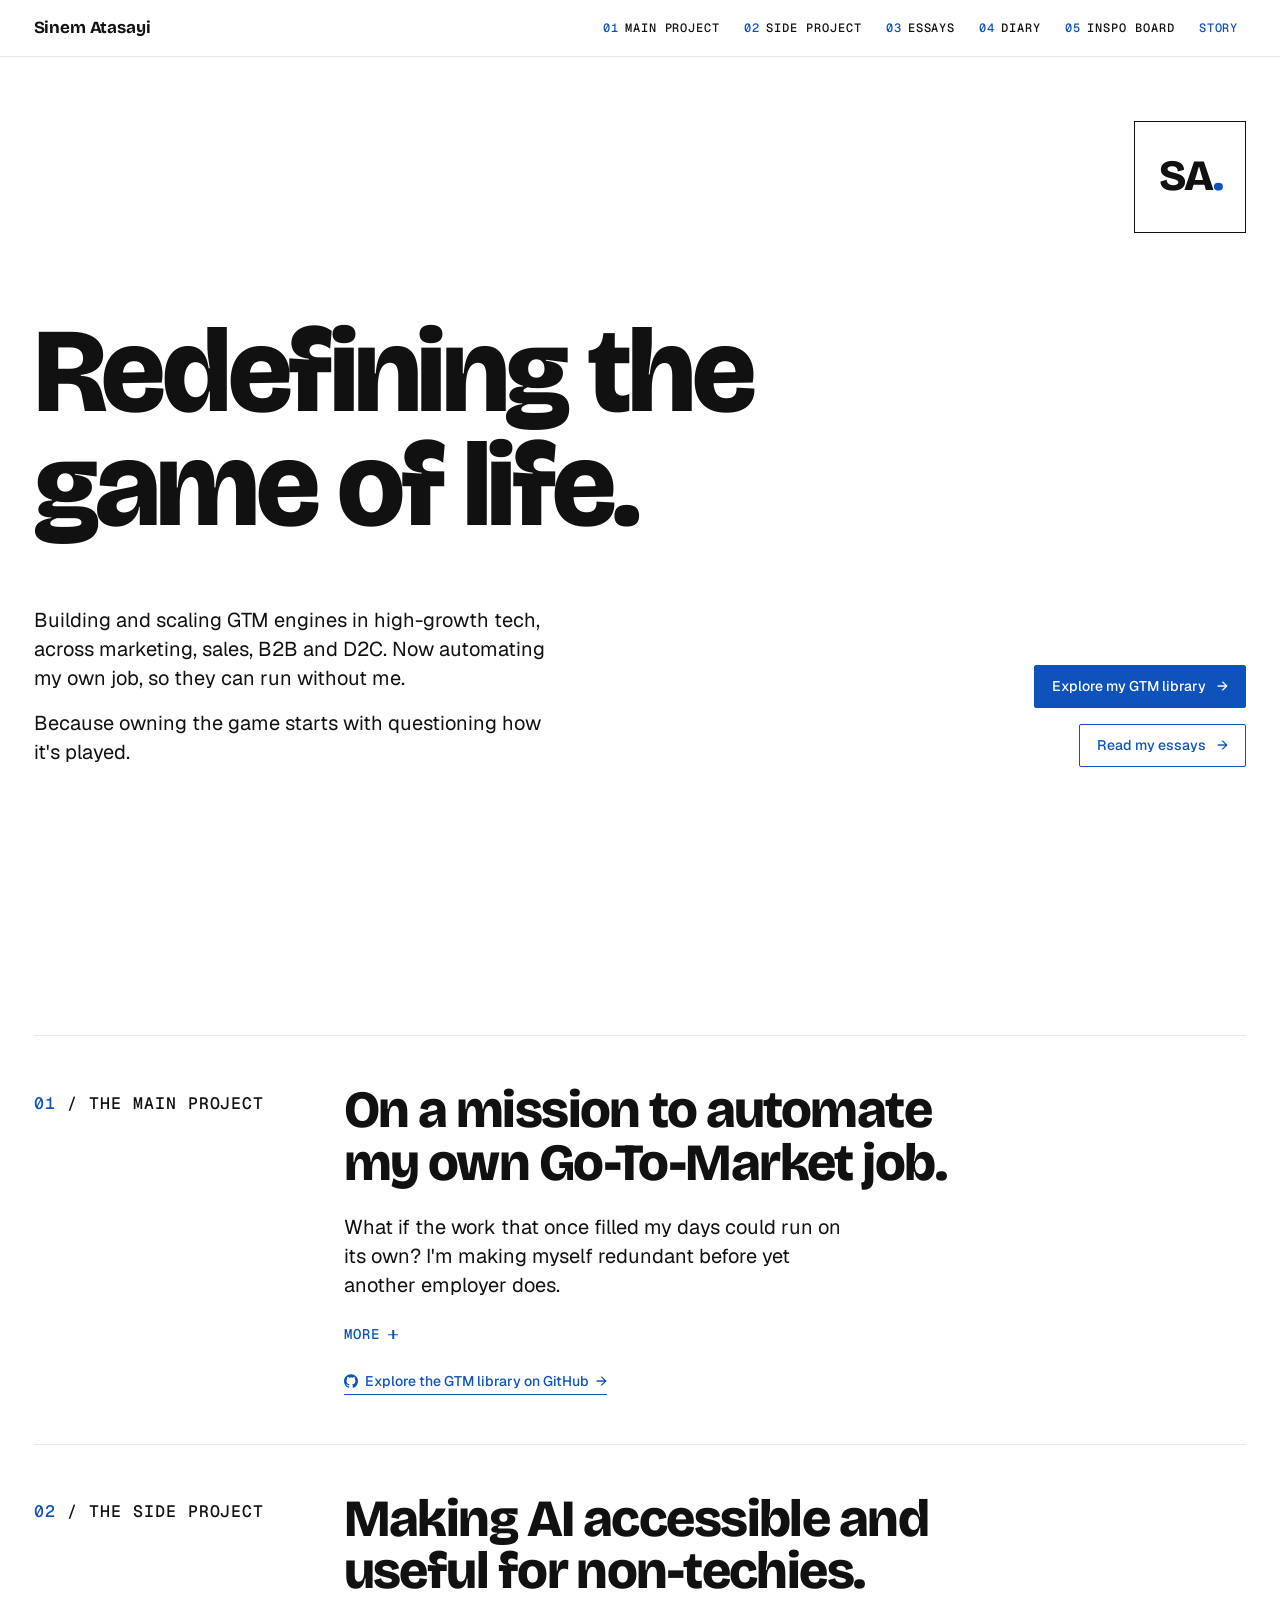
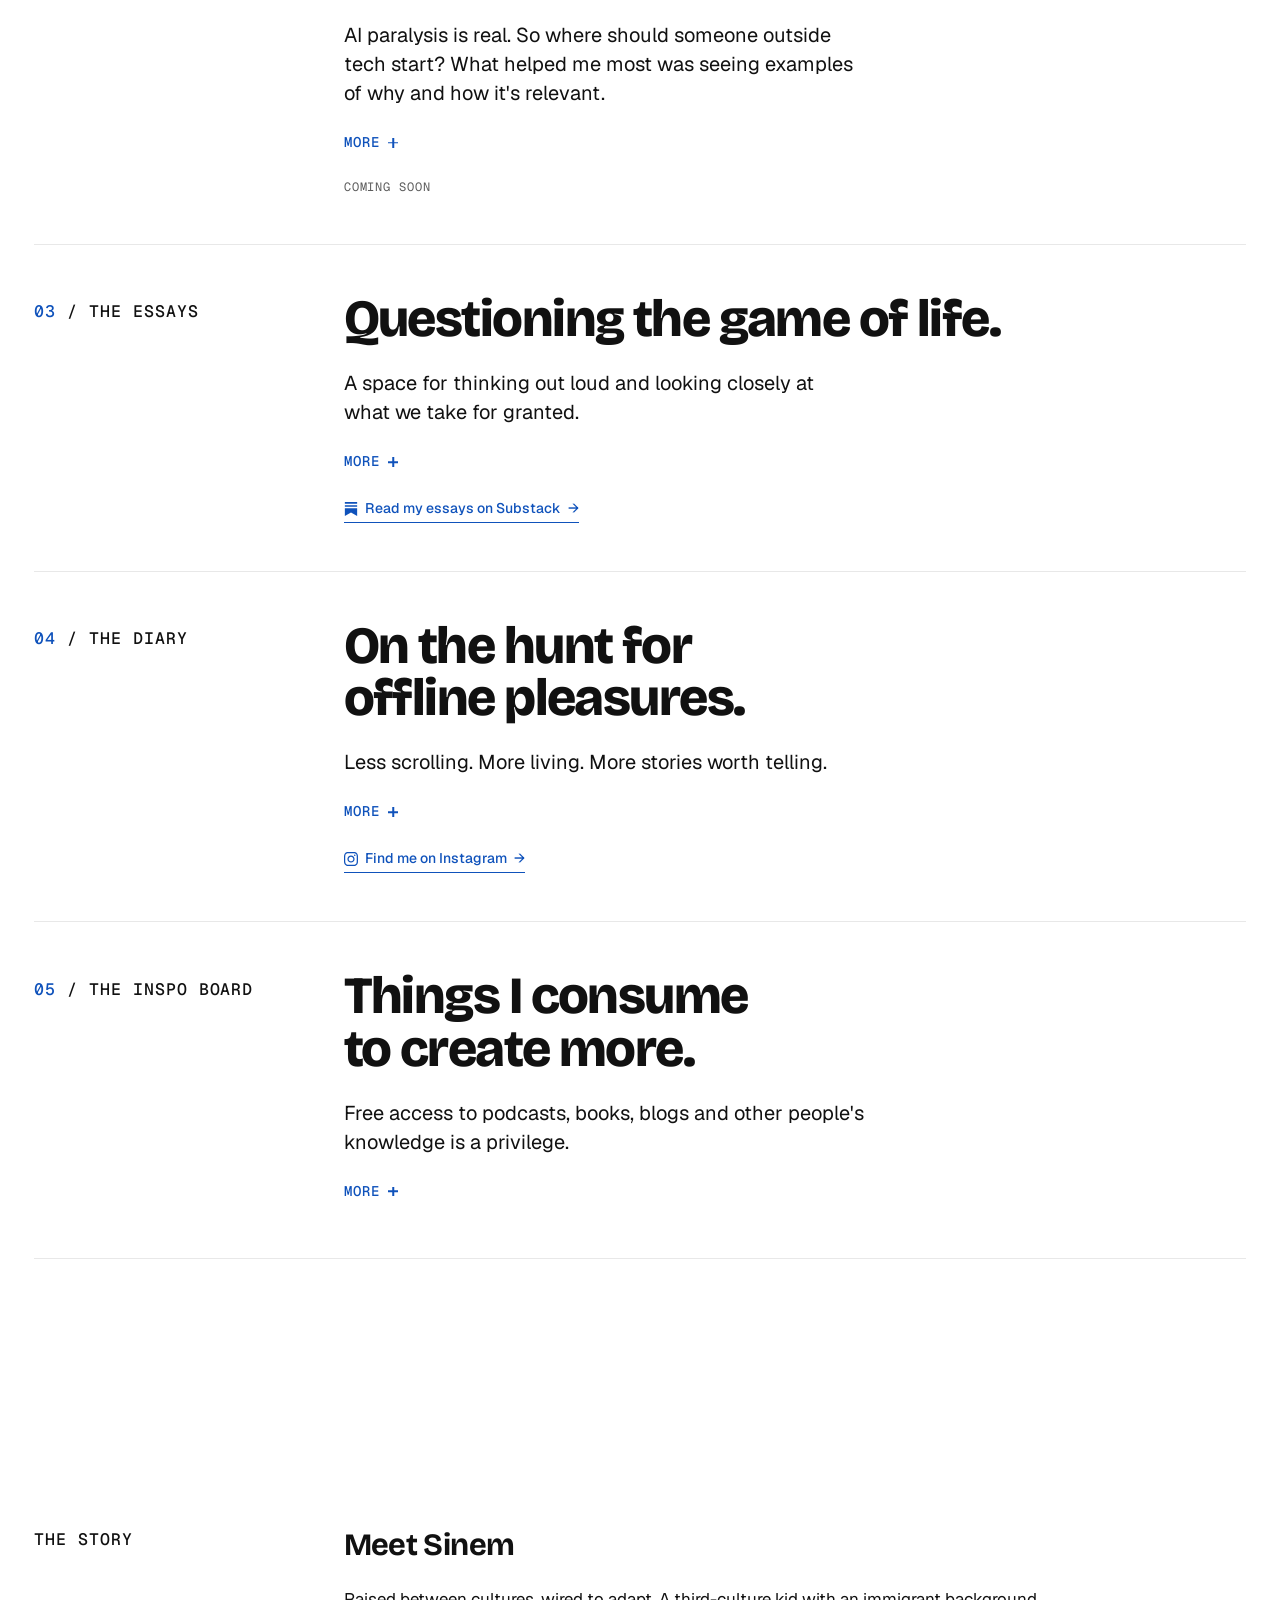
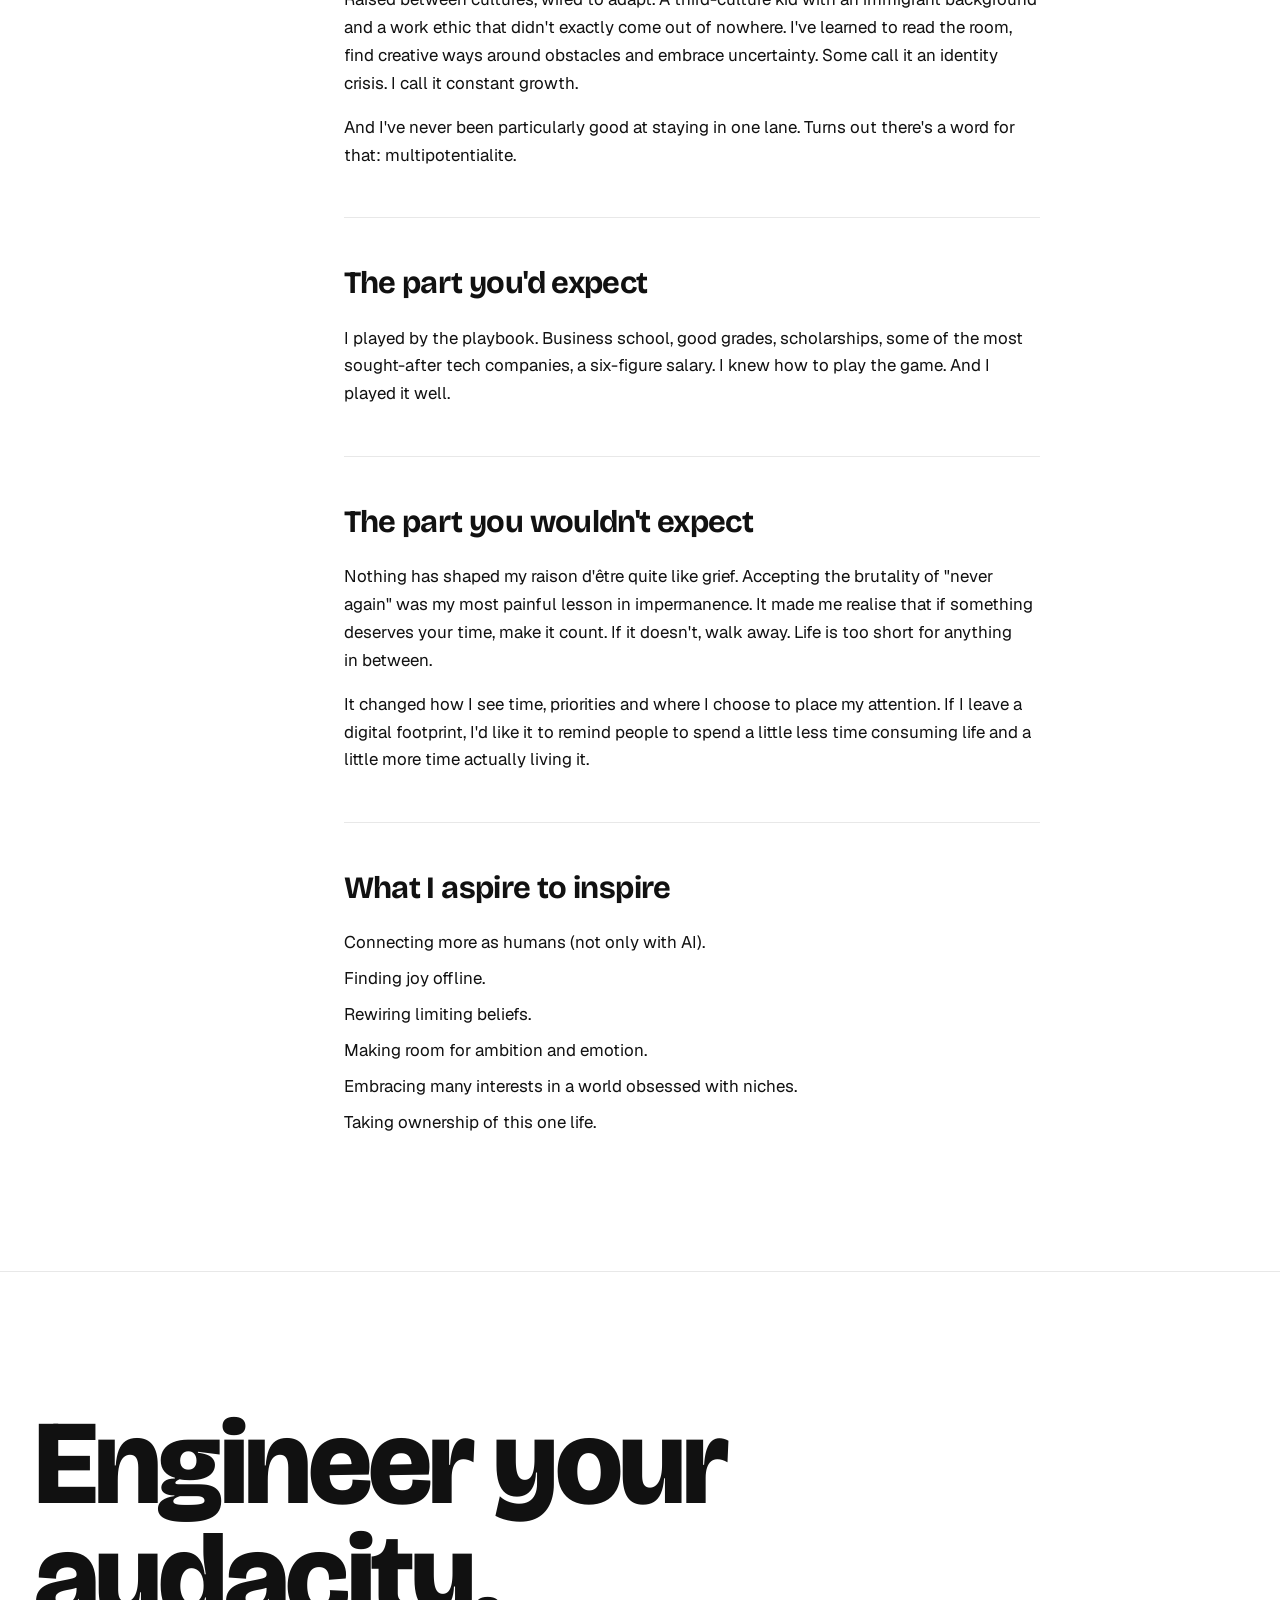
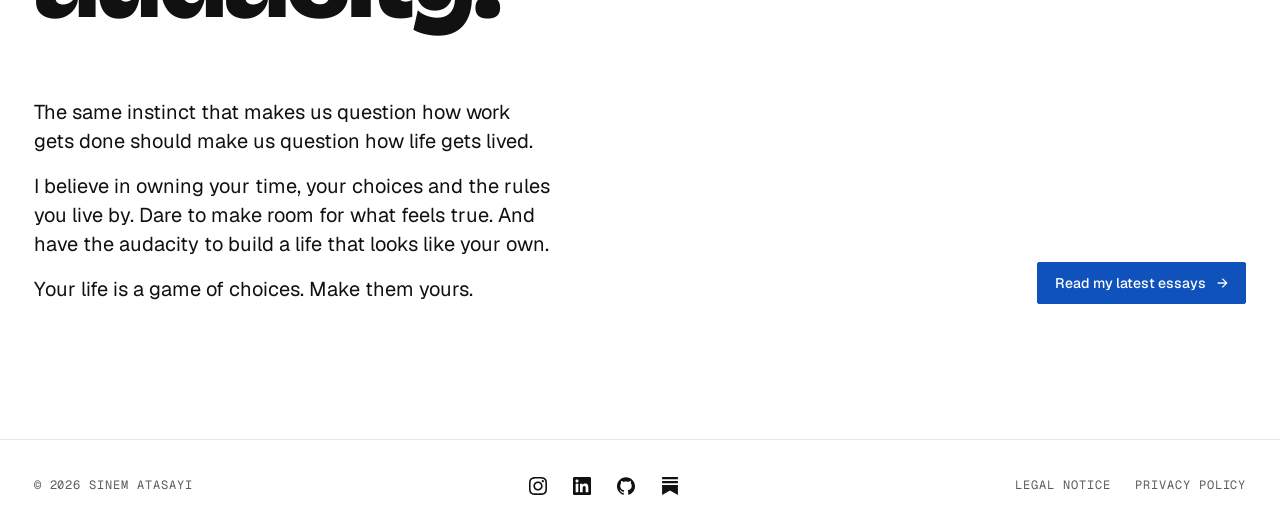
<file: docs/index.html>
<!doctype html>
<html lang="en">
<head>
  <meta charset="utf-8">
  <meta name="viewport" content="width=device-width, initial-scale=1">

  <title>Sinem Atasayi — Redefining the game of life.</title>
  <meta name="description" content="Building and scaling GTM engines in high-growth tech, across marketing, sales, B2B and D2C. Now automating my own job, so they can run without me.">
  <link rel="canonical" href="https://sinematasayi.com/">

  <!-- Open Graph: how the link looks when shared on LinkedIn, WhatsApp, Slack etc. -->
  <meta property="og:type" content="website">
  <meta property="og:url" content="https://sinematasayi.com/">
  <meta property="og:title" content="Sinem Atasayi — Redefining the game of life.">
  <meta property="og:description" content="Building and scaling GTM engines in high-growth tech, across marketing, sales, B2B and D2C. Now automating my own job, so they can run without me.">
  <!-- Preview image for shared links (1200 × 630). Must be a full web address. -->
  <meta property="og:image" content="https://sinematasayi.com/assets/images/og-image.png">
  <meta property="og:image:width" content="1200">
  <meta property="og:image:height" content="630">
  <meta property="og:image:alt" content="Sinem Atasayi — Redefining the game of life.">
  <meta name="twitter:card" content="summary_large_image">

  <!-- Tab icon ("SA." mark). Replace the files in assets/icons/ to change it. -->
  <link rel="icon" href="favicon.ico" sizes="32x32">
  <link rel="icon" href="assets/icons/favicon.svg" type="image/svg+xml">
  <link rel="apple-touch-icon" href="assets/icons/apple-touch-icon.png">

  <!-- Preload: fetch the two fonts used at the top of the page first.
       "crossorigin" is required for fonts, even from your own site. -->
  <link rel="preload" href="assets/fonts/bricolage-grotesque-variable.woff2" as="font" type="font/woff2" crossorigin>
  <link rel="preload" href="assets/fonts/geist-variable.woff2" as="font" type="font/woff2" crossorigin>

  <!-- Styles: order matters — tokens first, because the others use them -->
  <link rel="stylesheet" href="assets/css/tokens.css">
  <link rel="stylesheet" href="assets/css/base.css">
  <link rel="stylesheet" href="assets/css/layout.css">
  <link rel="stylesheet" href="assets/css/sections.css">
</head>
<body>

  <a class="skip-link" href="#content">Skip to content</a>

  <!-- ===================== NAV ===================== -->
  <header class="site-header">
    <nav class="nav" aria-label="Main">
      <!-- Name on laptops; "SA." on phones. "visually-hidden" text is still read by screen readers. -->
      <a class="nav__name" href="#top">
        <span class="nav__name-full">Sinem Atasayi</span>
        <span class="nav__name-short" aria-hidden="true">SA<span class="nav__dot">.</span></span>
      </a>
      <ul class="nav__list">
        <li><a href="#main-project"><span class="nav__num">01</span><span class="nav__text"> Main Project</span></a></li>
        <li><a href="#side-project"><span class="nav__num">02</span><span class="nav__text"> Side Project</span></a></li>
        <li><a href="#essays"><span class="nav__num">03</span><span class="nav__text"> Essays</span></a></li>
        <li><a href="#diary"><span class="nav__num">04</span><span class="nav__text"> Diary</span></a></li>
        <li><a href="#inspo-board"><span class="nav__num">05</span><span class="nav__text"> Inspo Board</span></a></li>
        <li><a class="nav__story" href="#story">Story</a></li>
      </ul>
    </nav>
  </header>

  <main id="content">

    <!-- ===================== HERO ===================== -->
    <section class="hero grid" id="top">
      <!-- Initials mark "SA." (decorative; aria-hidden = screen readers skip it) -->
      <div class="hero__mark" aria-hidden="true">SA<span class="hero__mark-dot">.</span></div>
      <h1 class="hero__title">Redefining the game of life.</h1>
      <div class="hero__intro">
        <p class="hero__sub">Building and scaling GTM engines in high-growth tech, across marketing, sales, B2B and D2C. Now automating my own job, so they can run without me.</p>
        <p class="hero__sub">Because owning the game starts with questioning how it's played.</p>
      </div>
      <p class="hero__links">
        <a class="button" href="https://github.com/sinematasayi/gtm-library">Explore my GTM library <span aria-hidden="true">→</span></a>
        <a class="button button--outline" href="https://substack.com/@sinematasayi">Read my essays <span aria-hidden="true">→</span></a>
      </p>
    </section>

    <!-- ===================== THE FIVE PILLARS (01–05) =====================
         Every pillar has the same parts:
         label · headline · subtitle (always visible) · "More +" (reveals the description) · link.
         "More +" uses <details>, a built-in HTML element that opens and closes on click (no JavaScript). -->
    <div class="pillars">

      <!-- ===== 01 / THE MAIN PROJECT ===== -->
      <section class="pillar" id="main-project" aria-labelledby="main-project-title">
        <p class="pillar__label"><span class="label__num">01</span> / The Main Project</p>
        <h2 id="main-project-title">On a mission to automate my own Go-To-Market job.</h2>
        <p class="pillar__sub">What if the work that once filled my days could run on its own? I'm making myself redundant before yet another employer does.</p>
        <details class="pillar__more">
          <summary><span class="more__word"><span class="more__more">More</span><span class="more__less">Less</span></span><span class="more__icon" aria-hidden="true"></span></summary>
          <div class="pillar__text">
            <p>I'm building my GTM engineering toolkit in public.</p>
            <p>From outbound automation to AI-powered SEO, I'm exploring how AI can take repetitive Sales &amp; Marketing work off our plates and make businesses do more with less.</p>
            <p>Whether you're a founder looking to automate your GTM processes or a professional looking to bring AI into your day-to-day work, my growing library is here to help you turn curiosity into practical skills.</p>
          </div>
        </details>
        <p class="pillar__end"><a class="link-arrow" href="https://github.com/sinematasayi/gtm-library"><svg class="link-icon" viewBox="0 0 24 24" aria-hidden="true" focusable="false"><path d="M12 .297c-6.63 0-12 5.373-12 12 0 5.303 3.438 9.8 8.205 11.385.6.113.82-.258.82-.577 0-.285-.01-1.04-.015-2.04-3.338.724-4.042-1.61-4.042-1.61C4.422 18.07 3.633 17.7 3.633 17.7c-1.087-.744.084-.729.084-.729 1.205.084 1.838 1.236 1.838 1.236 1.07 1.835 2.809 1.305 3.495.998.108-.776.417-1.305.76-1.605-2.665-.3-5.466-1.332-5.466-5.93 0-1.31.465-2.38 1.235-3.22-.135-.303-.54-1.523.105-3.176 0 0 1.005-.322 3.3 1.23.96-.267 1.98-.399 3-.405 1.02.006 2.04.138 3 .405 2.28-1.552 3.285-1.23 3.285-1.23.645 1.653.24 2.873.12 3.176.765.84 1.23 1.91 1.23 3.22 0 4.61-2.805 5.625-5.475 5.92.42.36.81 1.096.81 2.22 0 1.606-.015 2.896-.015 3.286 0 .315.21.69.825.57C20.565 22.092 24 17.592 24 12.297c0-6.627-5.373-12-12-12"/></svg>Explore the GTM library on GitHub <span aria-hidden="true">→</span></a></p>
      </section>

      <!-- ===== 02 / THE SIDE PROJECT ===== -->
      <section class="pillar" id="side-project" aria-labelledby="side-project-title">
        <p class="pillar__label"><span class="label__num">02</span> / The Side Project</p>
        <h2 id="side-project-title">Making AI accessible and useful for non-techies.</h2>
        <p class="pillar__sub">AI paralysis is real. So where should someone outside tech start? What helped me most was seeing examples of why and how it's relevant.</p>
        <details class="pillar__more">
          <summary><span class="more__word"><span class="more__more">More</span><span class="more__less">Less</span></span><span class="more__icon" aria-hidden="true"></span></summary>
          <div class="pillar__text">
            <p>You may wonder: we've lived happily without AI so far, so why is this relevant to me?</p>
            <p>You don't need to become a techie or chase every new tool. But there are plenty of ways AI can make everyday tasks easier, help you explore new possibilities and give you back some time. This is about getting started without getting overwhelmed.</p>
          </div>
        </details>
        <!-- PLACEHOLDER: link to be added -->
        <p class="pillar__end pillar__soon">Coming soon</p>
      </section>

      <!-- ===== 03 / THE ESSAYS ===== -->
      <section class="pillar" id="essays" aria-labelledby="essays-title">
        <p class="pillar__label"><span class="label__num">03</span> / The Essays</p>
        <h2 id="essays-title">Questioning the game of life.</h2>
        <p class="pillar__sub">A space for thinking out loud and looking closely at what we take for granted.</p>
        <details class="pillar__more">
          <summary><span class="more__word"><span class="more__more">More</span><span class="more__less">Less</span></span><span class="more__icon" aria-hidden="true"></span></summary>
          <div class="pillar__text">
            <p>Letters on finding purpose and navigating grief. Thoughts on training confidence like a muscle, rewiring the mind for a more resilient way of living, and the humbling art of feeling more human again in the era of AI.</p>
            <p>For the curious, the restless and anyone who wants a little more out of life.</p>
          </div>
        </details>
        <p class="pillar__end"><a class="link-arrow" href="https://substack.com/@sinematasayi"><svg class="link-icon" viewBox="0 0 24 24" aria-hidden="true" focusable="false"><path d="M22.539 8.242H1.46V5.406h21.08v2.836zM1.46 10.812V24L12 18.11 22.54 24V10.812H1.46zM22.54 0H1.46v2.836h21.08V0z"/></svg>Read my essays on Substack <span aria-hidden="true">→</span></a></p>
      </section>

      <!-- ===== 04 / THE DIARY ===== -->
      <section class="pillar" id="diary" aria-labelledby="diary-title">
        <p class="pillar__label"><span class="label__num">04</span> / The Diary</p>
        <h2 id="diary-title">On the hunt for offline pleasures.</h2>
        <p class="pillar__sub">Less scrolling. More living. More stories worth telling.</p>
        <details class="pillar__more">
          <summary><span class="more__word"><span class="more__more">More</span><span class="more__less">Less</span></span><span class="more__icon" aria-hidden="true"></span></summary>
          <div class="pillar__text">
            <p>A collection of moments, people, places and experiences I'm buying back my time for.</p>
          </div>
        </details>
        <p class="pillar__end"><a class="link-arrow" href="https://www.instagram.com/sinematasayi/"><svg class="link-icon" viewBox="0 0 24 24" aria-hidden="true" focusable="false"><path d="M12 0C8.74 0 8.333.015 7.053.072 5.775.132 4.905.333 4.14.63c-.789.306-1.459.717-2.126 1.384S.935 3.35.63 4.14C.333 4.905.131 5.775.072 7.053.012 8.333 0 8.74 0 12s.015 3.667.072 4.947c.06 1.277.261 2.148.558 2.913.306.788.717 1.459 1.384 2.126.667.666 1.336 1.079 2.126 1.384.766.296 1.636.499 2.913.558C8.333 23.988 8.74 24 12 24s3.667-.015 4.947-.072c1.277-.06 2.148-.262 2.913-.558.788-.306 1.459-.718 2.126-1.384.666-.667 1.079-1.335 1.384-2.126.296-.765.499-1.636.558-2.913.06-1.28.072-1.687.072-4.947s-.015-3.667-.072-4.947c-.06-1.277-.262-2.149-.558-2.913-.306-.789-.718-1.459-1.384-2.126C21.319 1.347 20.651.935 19.860.63c-.765-.297-1.636-.499-2.913-.558C15.667.012 15.26 0 12 0zm0 2.16c3.203 0 3.585.016 4.85.071 1.17.055 1.805.249 2.227.415.562.217.96.477 1.382.896.419.42.679.819.896 1.381.164.422.36 1.057.413 2.227.057 1.266.07 1.646.07 4.85s-.015 3.585-.074 4.85c-.061 1.17-.256 1.805-.421 2.227-.224.562-.479.96-.899 1.382-.419.419-.824.679-1.38.896-.42.164-1.065.36-2.235.413-1.274.057-1.649.07-4.859.07-3.211 0-3.586-.015-4.859-.074-1.171-.061-1.816-.256-2.236-.421-.569-.224-.96-.479-1.379-.899-.421-.419-.69-.824-.9-1.380-.165-.42-.359-1.065-.42-2.235-.045-1.26-.061-1.649-.061-4.844 0-3.196.016-3.586.061-4.861.061-1.17.255-1.814.42-2.234.21-.57.479-.96.9-1.381.419-.419.81-.689 1.379-.898.42-.166 1.051-.361 2.221-.421 1.275-.045 1.65-.06 4.859-.06l.045.03zm0 3.678c-3.405 0-6.162 2.76-6.162 6.162 0 3.405 2.76 6.162 6.162 6.162 3.405 0 6.162-2.760 6.162-6.162 0-3.405-2.760-6.162-6.162-6.162zM12 16c-2.21 0-4-1.79-4-4s1.79-4 4-4 4 1.79 4 4-1.79 4-4 4zm7.846-10.405c0 .795-.646 1.44-1.44 1.44-.795 0-1.44-.646-1.44-1.44 0-.794.646-1.439 1.44-1.439.793-.001 1.44.645 1.44 1.439z"/></svg>Find me on Instagram <span aria-hidden="true">→</span></a></p>
      </section>

      <!-- ===== 05 / THE INSPO BOARD ===== -->
      <section class="pillar" id="inspo-board" aria-labelledby="inspo-board-title">
        <p class="pillar__label"><span class="label__num">05</span> / The Inspo Board</p>
        <h2 id="inspo-board-title">Things I consume to create more.</h2>
        <p class="pillar__sub">Free access to podcasts, books, blogs and other people's knowledge is a privilege.</p>
        <details class="pillar__more">
          <summary><span class="more__word"><span class="more__more">More</span><span class="more__less">Less</span></span><span class="more__icon" aria-hidden="true"></span></summary>
          <div class="pillar__text">
            <p>Here's what I'm reading, listening to and learning from. Not to consume more, but to create more in real life.</p>
          </div>
        </details>
      </section>

    </div>

    <!-- ===================== THE STORY ===================== -->
    <section class="story grid" id="story" aria-labelledby="story-title">
      <div class="story__aside">
        <h2 class="label story__label" id="story-title">The Story</h2>
      </div>

      <div class="story__chapters">

      <article class="chapter">
        <h3 class="chapter__title">Meet Sinem</h3>
        <p>Raised between cultures, wired to adapt. A third-culture kid with an immigrant background and a work ethic that didn't exactly come out of nowhere. I've learned to read the room, find creative ways around obstacles and embrace uncertainty. Some call it an identity crisis. I call it constant growth.</p>
        <p>And I've never been particularly good at staying in one lane. Turns out there's a word for that: multipotentialite.</p>
      </article>

      <article class="chapter">
        <h3 class="chapter__title">The part you'd expect</h3>
        <p>I played by the playbook. Business school, good grades, scholarships, some of the most sought-after tech companies, a six-figure salary. I knew how to play the game. And I played it well.</p>
      </article>

      <article class="chapter">
        <h3 class="chapter__title">The part you wouldn't expect</h3>
        <p>Nothing has shaped my raison d'être quite like grief. Accepting the brutality of "never again" was my most painful lesson in impermanence. It made me realise that if something deserves your time, make it count. If it doesn't, walk away. Life is too short for anything in between.</p>
        <p>It changed how I see time, priorities and where I choose to place my attention. If I leave a digital footprint, I'd like it to remind people to spend a little less time consuming life and a little more time actually living it.</p>
      </article>

      <article class="chapter chapter--lines">
        <h3 class="chapter__title">What I aspire to inspire</h3>
        <p>Connecting more as humans (not only with AI).</p>
        <p>Finding joy offline.</p>
        <p>Rewiring limiting beliefs.</p>
        <p>Making room for ambition and emotion.</p>
        <p>Embracing many interests in a world obsessed with niches.</p>
        <p>Taking ownership of this one life.</p>
      </article>
      </div>
    </section>

    <!-- ===================== CLOSING ===================== -->
    <section class="closing grid" aria-labelledby="closing-title">
      <h2 class="closing__title" id="closing-title">Engineer your audacity.</h2>
      <div class="closing__text">
        <p>The same instinct that makes us question how work gets done should make us question how life gets lived.</p>
        <p>I believe in owning your time, your choices and the rules you live by. Dare to make room for what feels true. And have the audacity to build a life that looks like your own.</p>
        <p>Your life is a game of choices. Make them yours.</p>
      </div>
      <p class="closing__cta"><a class="button" href="https://substack.com/@sinematasayi">Read my latest essays <span aria-hidden="true">→</span></a></p>
    </section>

  </main>

  <!-- ===================== FOOTER ===================== -->
  <footer class="site-footer">
    <p class="footer__copy">© 2026 Sinem Atasayi</p>

    <!-- Platform icons: official logo shapes pasted in (no external requests).
         aria-label gives each icon link a name for screen readers. -->
    <ul class="footer__social">
      <li><a href="https://www.instagram.com/sinematasayi/" aria-label="Instagram">
        <svg viewBox="0 0 24 24" aria-hidden="true" focusable="false"><path d="M12 0C8.74 0 8.333.015 7.053.072 5.775.132 4.905.333 4.14.63c-.789.306-1.459.717-2.126 1.384S.935 3.35.63 4.14C.333 4.905.131 5.775.072 7.053.012 8.333 0 8.74 0 12s.015 3.667.072 4.947c.06 1.277.261 2.148.558 2.913.306.788.717 1.459 1.384 2.126.667.666 1.336 1.079 2.126 1.384.766.296 1.636.499 2.913.558C8.333 23.988 8.74 24 12 24s3.667-.015 4.947-.072c1.277-.06 2.148-.262 2.913-.558.788-.306 1.459-.718 2.126-1.384.666-.667 1.079-1.335 1.384-2.126.296-.765.499-1.636.558-2.913.06-1.28.072-1.687.072-4.947s-.015-3.667-.072-4.947c-.06-1.277-.262-2.149-.558-2.913-.306-.789-.718-1.459-1.384-2.126C21.319 1.347 20.651.935 19.860.63c-.765-.297-1.636-.499-2.913-.558C15.667.012 15.26 0 12 0zm0 2.16c3.203 0 3.585.016 4.85.071 1.17.055 1.805.249 2.227.415.562.217.96.477 1.382.896.419.42.679.819.896 1.381.164.422.36 1.057.413 2.227.057 1.266.07 1.646.07 4.85s-.015 3.585-.074 4.85c-.061 1.17-.256 1.805-.421 2.227-.224.562-.479.96-.899 1.382-.419.419-.824.679-1.38.896-.42.164-1.065.36-2.235.413-1.274.057-1.649.07-4.859.07-3.211 0-3.586-.015-4.859-.074-1.171-.061-1.816-.256-2.236-.421-.569-.224-.96-.479-1.379-.899-.421-.419-.69-.824-.9-1.380-.165-.42-.359-1.065-.42-2.235-.045-1.26-.061-1.649-.061-4.844 0-3.196.016-3.586.061-4.861.061-1.17.255-1.814.42-2.234.21-.57.479-.96.9-1.381.419-.419.81-.689 1.379-.898.42-.166 1.051-.361 2.221-.421 1.275-.045 1.65-.06 4.859-.06l.045.03zm0 3.678c-3.405 0-6.162 2.76-6.162 6.162 0 3.405 2.76 6.162 6.162 6.162 3.405 0 6.162-2.760 6.162-6.162 0-3.405-2.760-6.162-6.162-6.162zM12 16c-2.21 0-4-1.79-4-4s1.79-4 4-4 4 1.79 4 4-1.79 4-4 4zm7.846-10.405c0 .795-.646 1.44-1.44 1.44-.795 0-1.44-.646-1.44-1.44 0-.794.646-1.439 1.44-1.439.793-.001 1.44.645 1.44 1.439z"/></svg>
      </a></li>
      <li><a href="https://www.linkedin.com/in/sinem-atasayi/" aria-label="LinkedIn">
        <svg viewBox="0 0 24 24" aria-hidden="true" focusable="false"><path d="M20.447 20.452h-3.554v-5.569c0-1.328-.027-3.037-1.852-3.037-1.853 0-2.136 1.445-2.136 2.939v5.667H9.351V9h3.414v1.561h.046c.477-.9 1.637-1.85 3.37-1.85 3.601 0 4.267 2.37 4.267 5.455v6.286zM5.337 7.433c-1.144 0-2.063-.926-2.063-2.065 0-1.138.92-2.063 2.063-2.063 1.14 0 2.064.925 2.064 2.063 0 1.139-.925 2.065-2.064 2.065zm1.782 13.019H3.555V9h3.564v11.452zM22.225 0H1.771C.792 0 0 .774 0 1.729v20.542C0 23.227.792 24 1.771 24h20.451C23.2 24 24 23.227 24 22.271V1.729C24 .774 23.2 0 22.222 0h.003z"/></svg>
      </a></li>
      <li><a href="https://github.com/sinematasayi/gtm-library" aria-label="GitHub">
        <svg viewBox="0 0 24 24" aria-hidden="true" focusable="false"><path d="M12 .297c-6.63 0-12 5.373-12 12 0 5.303 3.438 9.8 8.205 11.385.6.113.82-.258.82-.577 0-.285-.01-1.04-.015-2.04-3.338.724-4.042-1.61-4.042-1.61C4.422 18.07 3.633 17.7 3.633 17.7c-1.087-.744.084-.729.084-.729 1.205.084 1.838 1.236 1.838 1.236 1.07 1.835 2.809 1.305 3.495.998.108-.776.417-1.305.76-1.605-2.665-.3-5.466-1.332-5.466-5.93 0-1.31.465-2.38 1.235-3.22-.135-.303-.54-1.523.105-3.176 0 0 1.005-.322 3.3 1.23.96-.267 1.98-.399 3-.405 1.02.006 2.04.138 3 .405 2.28-1.552 3.285-1.23 3.285-1.23.645 1.653.24 2.873.12 3.176.765.84 1.23 1.91 1.23 3.22 0 4.61-2.805 5.625-5.475 5.92.42.36.81 1.096.81 2.22 0 1.606-.015 2.896-.015 3.286 0 .315.21.69.825.57C20.565 22.092 24 17.592 24 12.297c0-6.627-5.373-12-12-12"/></svg>
      </a></li>
      <li><a href="https://substack.com/@sinematasayi" aria-label="Substack">
        <svg viewBox="0 0 24 24" aria-hidden="true" focusable="false"><path d="M22.539 8.242H1.46V5.406h21.08v2.836zM1.46 10.812V24L12 18.11 22.54 24V10.812H1.46zM22.54 0H1.46v2.836h21.08V0z"/></svg>
      </a></li>
    </ul>

    <ul class="footer__legal">
      <li><a href="legal-notice.html">Legal Notice</a></li>
      <li><a href="privacy-policy.html">Privacy Policy</a></li>
    </ul>
  </footer>

</body>
</html>
</file>
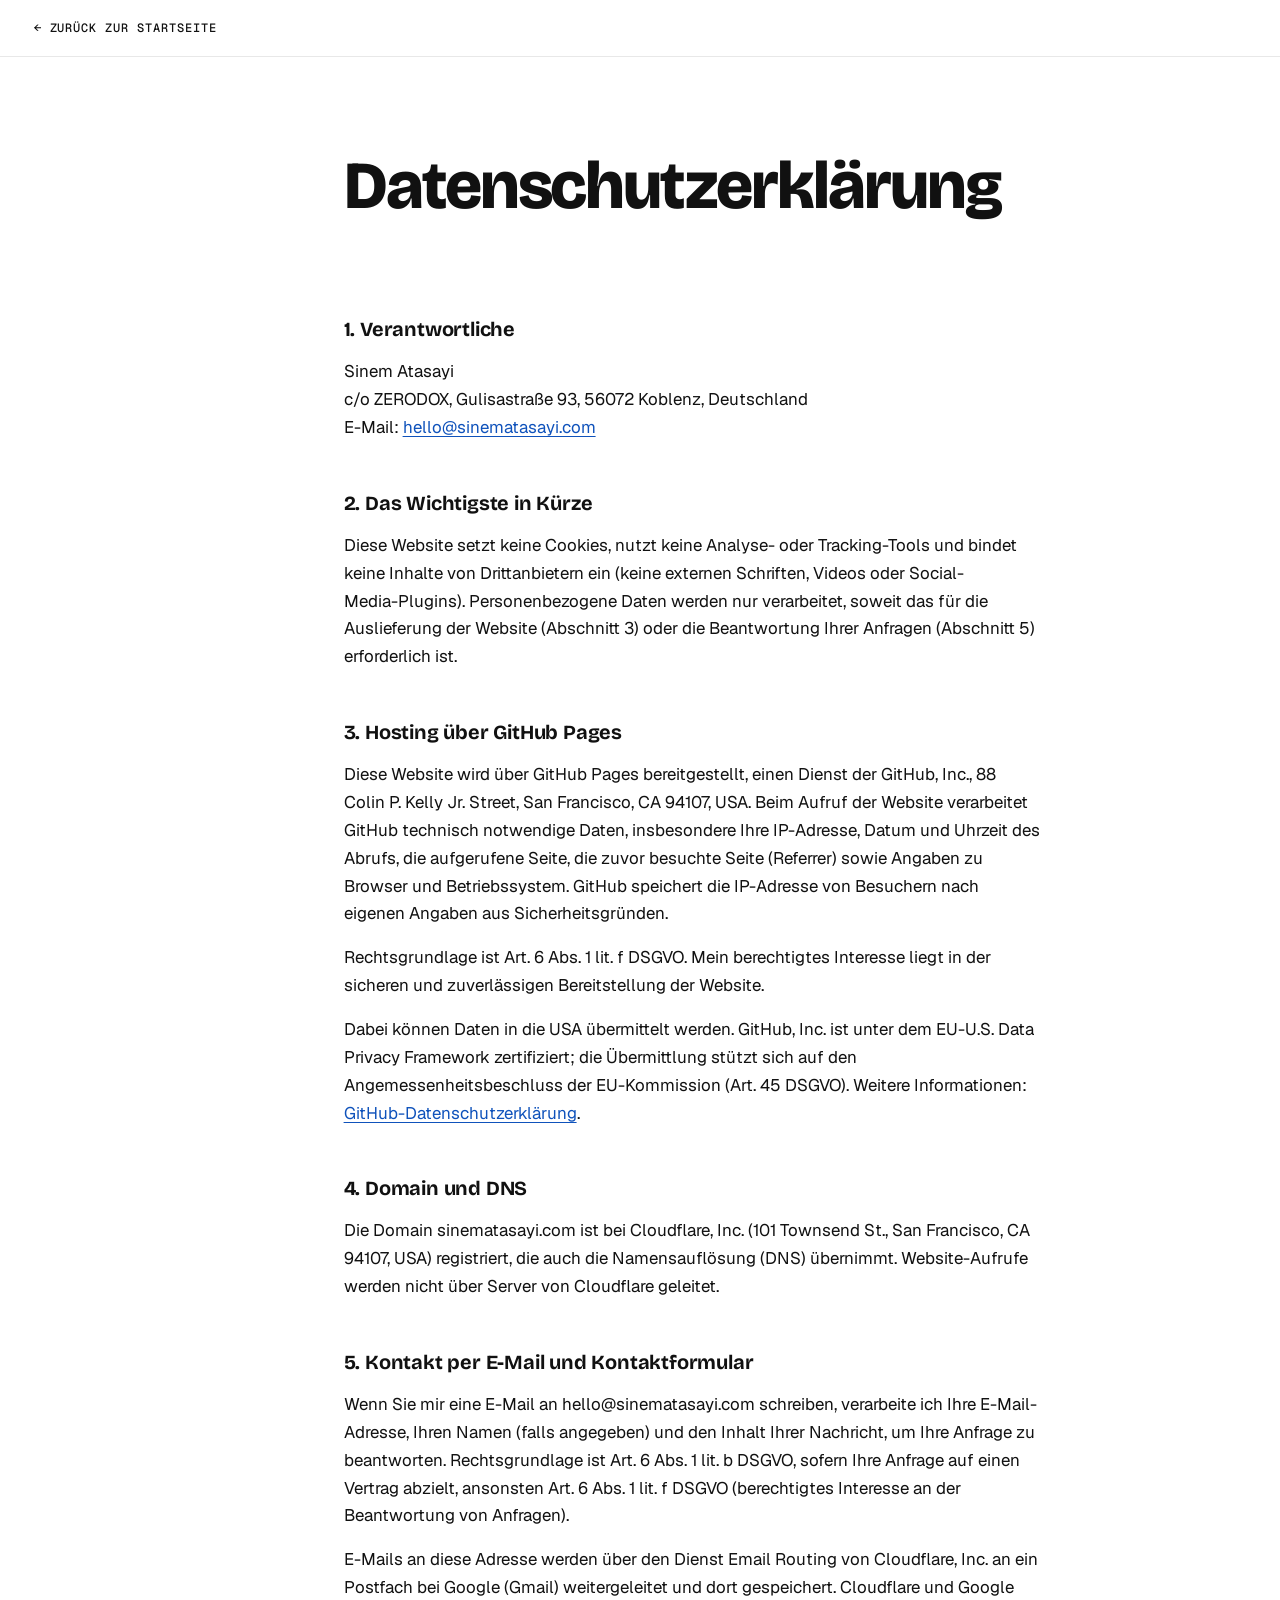
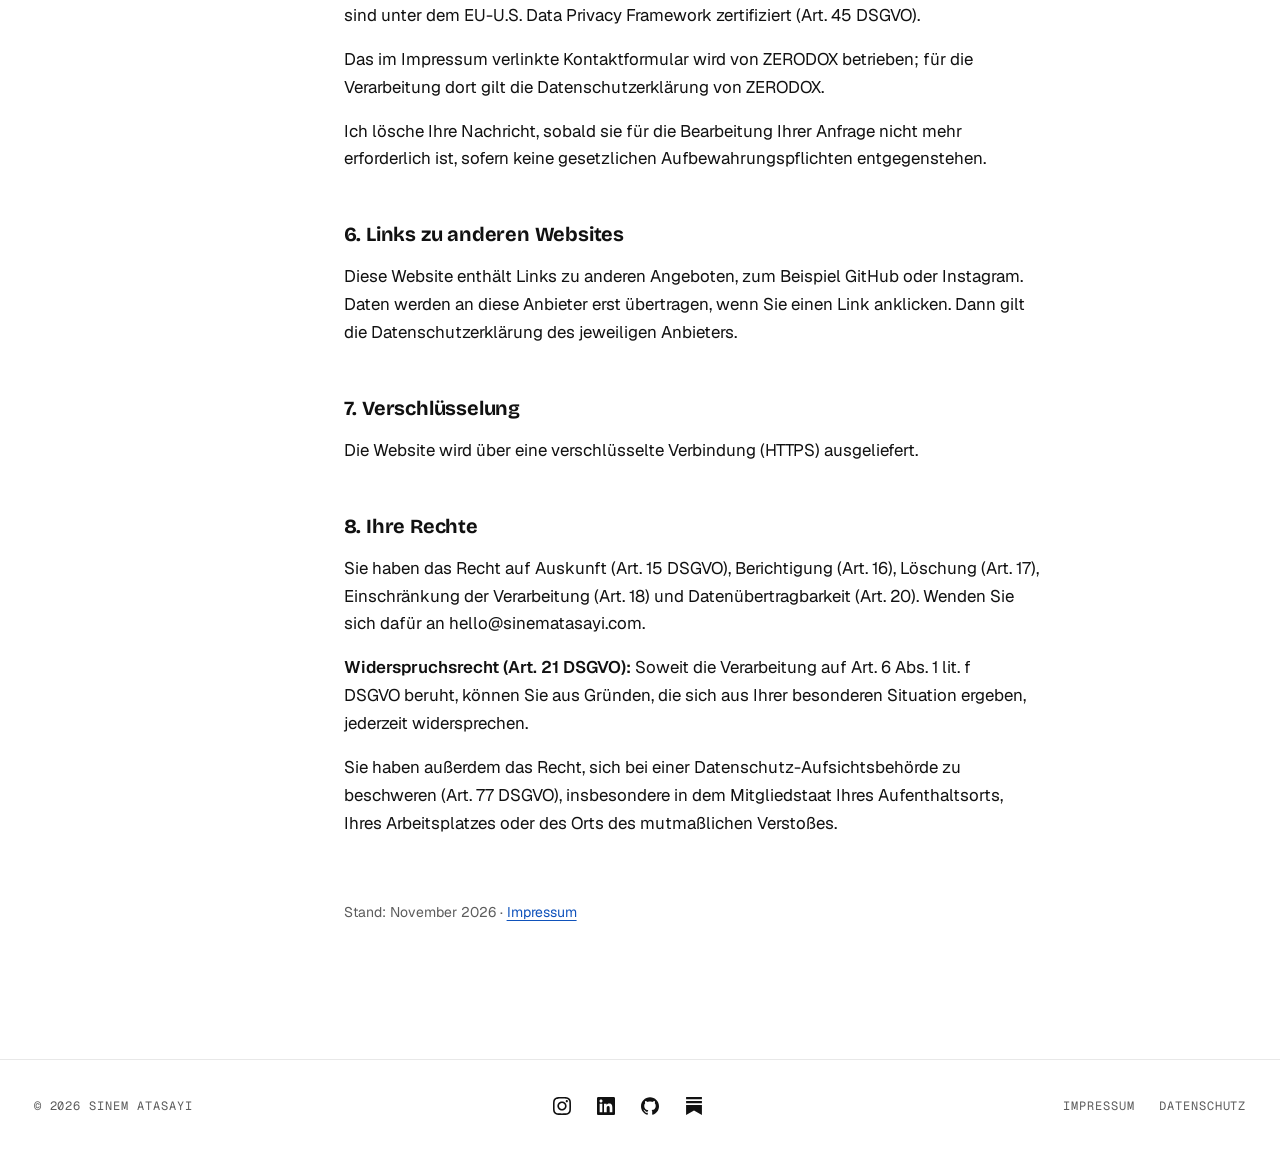
<file: docs/datenschutz.html>
<!DOCTYPE html>
<html lang="de">
<head>
  <meta charset="utf-8">
  <meta name="viewport" content="width=device-width, initial-scale=1">
  <title>Datenschutzerklärung – Sinem Atasayi</title>
  <meta name="description" content="Datenschutzerklärung von sinematasayi.com: keine Cookies, kein Tracking, keine Inhalte von Drittanbietern. Informationen zu Hosting, Kontakt und Ihren Rechten.">
  <!-- Tab icon ("SA." mark). Replace the files in assets/icons/ to change it. -->
  <link rel="icon" href="favicon.ico" sizes="32x32">
  <link rel="icon" href="assets/icons/favicon.svg" type="image/svg+xml">
  <link rel="apple-touch-icon" href="assets/icons/apple-touch-icon.png">

  <!-- Same design as the home page: shared tokens, fonts and layout + legal-page styles -->
  <link rel="stylesheet" href="assets/css/tokens.css">
  <link rel="stylesheet" href="assets/css/base.css">
  <link rel="stylesheet" href="assets/css/layout.css">
  <link rel="stylesheet" href="assets/css/legal.css">
</head>
<body>
  <header class="site-header">
    <nav class="nav legal-nav"><a href="/">← Zurück zur Startseite</a></nav>
  </header>

  <main id="content" class="legal grid">

  <h1>Datenschutzerklärung</h1>

  <h2>1. Verantwortliche</h2>
  <p>
    Sinem Atasayi<br>
    c/o ZERODOX, Gulisastraße 93, 56072 Koblenz, Deutschland<br>
    E-Mail: <a href="mailto:hello@sinematasayi.com">hello@sinematasayi.com</a>
  </p>

  <h2>2. Das Wichtigste in Kürze</h2>
  <p>
    Diese Website setzt keine Cookies, nutzt keine Analyse- oder Tracking-Tools und bindet keine Inhalte
    von Drittanbietern ein (keine externen Schriften, Videos oder Social-Media-Plugins).
    Personenbezogene Daten werden nur verarbeitet, soweit das für die Auslieferung der Website
    (Abschnitt 3) oder die Beantwortung Ihrer Anfragen (Abschnitt 5) erforderlich ist.
  </p>

  <h2>3. Hosting über GitHub Pages</h2>
  <p>
    Diese Website wird über GitHub Pages bereitgestellt, einen Dienst der GitHub, Inc.,
    88 Colin P. Kelly Jr. Street, San Francisco, CA 94107, USA.
    Beim Aufruf der Website verarbeitet GitHub technisch notwendige Daten, insbesondere Ihre IP-Adresse,
    Datum und Uhrzeit des Abrufs, die aufgerufene Seite, die zuvor besuchte Seite (Referrer) sowie
    Angaben zu Browser und Betriebssystem. GitHub speichert die IP-Adresse von Besuchern
    nach eigenen Angaben aus Sicherheitsgründen.
  </p>
  <p>
    Rechtsgrundlage ist Art. 6 Abs. 1 lit. f DSGVO. Mein berechtigtes Interesse liegt in der sicheren
    und zuverlässigen Bereitstellung der Website.
  </p>
  <p>
    Dabei können Daten in die USA übermittelt werden. GitHub, Inc. ist unter dem EU-U.S. Data Privacy
    Framework zertifiziert; die Übermittlung stützt sich auf den Angemessenheitsbeschluss der
    EU-Kommission (Art. 45 DSGVO). Weitere Informationen:
    <a href="https://docs.github.com/de/site-policy/privacy-policies/github-general-privacy-statement" rel="noopener">GitHub-Datenschutzerklärung</a>.
  </p>

  <h2>4. Domain und DNS</h2>
  <p>
    Die Domain sinematasayi.com ist bei Cloudflare, Inc. (101 Townsend St., San Francisco, CA 94107, USA)
    registriert, die auch die Namensauflösung (DNS) übernimmt. Website-Aufrufe werden nicht über
    Server von Cloudflare geleitet.
  </p>

  <h2>5. Kontakt per E-Mail und Kontaktformular</h2>
  <p>
    Wenn Sie mir eine E-Mail an hello@sinematasayi.com schreiben, verarbeite ich Ihre E-Mail-Adresse,
    Ihren Namen (falls angegeben) und den Inhalt Ihrer Nachricht, um Ihre Anfrage zu beantworten.
    Rechtsgrundlage ist Art. 6 Abs. 1 lit. b DSGVO, sofern Ihre Anfrage auf einen Vertrag abzielt,
    ansonsten Art. 6 Abs. 1 lit. f DSGVO (berechtigtes Interesse an der Beantwortung von Anfragen).
  </p>
  <p>
    E-Mails an diese Adresse werden über den Dienst Email Routing von Cloudflare, Inc. an ein Postfach
    bei Google (Gmail) weitergeleitet und dort gespeichert. Cloudflare und Google sind unter dem
    EU-U.S. Data Privacy Framework zertifiziert (Art. 45 DSGVO).
  </p>
  <p>
    Das im Impressum verlinkte Kontaktformular wird von ZERODOX betrieben; für die Verarbeitung
    dort gilt die Datenschutzerklärung von ZERODOX.
  </p>
  <p>
    Ich lösche Ihre Nachricht, sobald sie für die Bearbeitung Ihrer Anfrage nicht mehr erforderlich ist,
    sofern keine gesetzlichen Aufbewahrungspflichten entgegenstehen.
  </p>

  <h2>6. Links zu anderen Websites</h2>
  <p>
    Diese Website enthält Links zu anderen Angeboten, zum Beispiel GitHub oder Instagram.
    Daten werden an diese Anbieter erst übertragen, wenn Sie einen Link anklicken.
    Dann gilt die Datenschutzerklärung des jeweiligen Anbieters.
  </p>

  <h2>7. Verschlüsselung</h2>
  <p>Die Website wird über eine verschlüsselte Verbindung (HTTPS) ausgeliefert.</p>

  <h2>8. Ihre Rechte</h2>
  <p>
    Sie haben das Recht auf Auskunft (Art. 15 DSGVO), Berichtigung (Art. 16), Löschung (Art. 17),
    Einschränkung der Verarbeitung (Art. 18) und Datenübertragbarkeit (Art. 20).
    Wenden Sie sich dafür an hello@sinematasayi.com.
  </p>
  <p>
    <strong>Widerspruchsrecht (Art. 21 DSGVO):</strong> Soweit die Verarbeitung auf Art. 6 Abs. 1 lit. f
    DSGVO beruht, können Sie aus Gründen, die sich aus Ihrer besonderen Situation ergeben, jederzeit
    widersprechen.
  </p>
  <p>
    Sie haben außerdem das Recht, sich bei einer Datenschutz-Aufsichtsbehörde zu beschweren (Art. 77 DSGVO),
    insbesondere in dem Mitgliedstaat Ihres Aufenthaltsorts, Ihres Arbeitsplatzes oder des Orts des
    mutmaßlichen Verstoßes.
  </p>

  <p class="legal__meta">Stand: November 2026 · <a href="/impressum.html">Impressum</a></p>
  </main>

  <!-- ===================== FOOTER ===================== -->
  <footer class="site-footer">
    <p class="footer__copy">© 2026 Sinem Atasayi</p>

    <!-- Platform icons: official logo shapes pasted in (no external requests).
         aria-label gives each icon link a name for screen readers. -->
    <ul class="footer__social">
      <li><a href="https://www.instagram.com/sinematasayi/" aria-label="Instagram">
        <svg viewBox="0 0 24 24" aria-hidden="true" focusable="false"><path d="M12 0C8.74 0 8.333.015 7.053.072 5.775.132 4.905.333 4.14.63c-.789.306-1.459.717-2.126 1.384S.935 3.35.63 4.14C.333 4.905.131 5.775.072 7.053.012 8.333 0 8.74 0 12s.015 3.667.072 4.947c.06 1.277.261 2.148.558 2.913.306.788.717 1.459 1.384 2.126.667.666 1.336 1.079 2.126 1.384.766.296 1.636.499 2.913.558C8.333 23.988 8.74 24 12 24s3.667-.015 4.947-.072c1.277-.06 2.148-.262 2.913-.558.788-.306 1.459-.718 2.126-1.384.666-.667 1.079-1.335 1.384-2.126.296-.765.499-1.636.558-2.913.06-1.28.072-1.687.072-4.947s-.015-3.667-.072-4.947c-.06-1.277-.262-2.149-.558-2.913-.306-.789-.718-1.459-1.384-2.126C21.319 1.347 20.651.935 19.860.63c-.765-.297-1.636-.499-2.913-.558C15.667.012 15.26 0 12 0zm0 2.16c3.203 0 3.585.016 4.85.071 1.17.055 1.805.249 2.227.415.562.217.96.477 1.382.896.419.42.679.819.896 1.381.164.422.36 1.057.413 2.227.057 1.266.07 1.646.07 4.85s-.015 3.585-.074 4.85c-.061 1.17-.256 1.805-.421 2.227-.224.562-.479.96-.899 1.382-.419.419-.824.679-1.38.896-.42.164-1.065.36-2.235.413-1.274.057-1.649.07-4.859.07-3.211 0-3.586-.015-4.859-.074-1.171-.061-1.816-.256-2.236-.421-.569-.224-.96-.479-1.379-.899-.421-.419-.69-.824-.9-1.380-.165-.42-.359-1.065-.42-2.235-.045-1.26-.061-1.649-.061-4.844 0-3.196.016-3.586.061-4.861.061-1.17.255-1.814.42-2.234.21-.57.479-.96.9-1.381.419-.419.81-.689 1.379-.898.42-.166 1.051-.361 2.221-.421 1.275-.045 1.65-.06 4.859-.06l.045.03zm0 3.678c-3.405 0-6.162 2.76-6.162 6.162 0 3.405 2.76 6.162 6.162 6.162 3.405 0 6.162-2.760 6.162-6.162 0-3.405-2.760-6.162-6.162-6.162zM12 16c-2.21 0-4-1.79-4-4s1.79-4 4-4 4 1.79 4 4-1.79 4-4 4zm7.846-10.405c0 .795-.646 1.44-1.44 1.44-.795 0-1.44-.646-1.44-1.44 0-.794.646-1.439 1.44-1.439.793-.001 1.44.645 1.44 1.439z"/></svg>
      </a></li>
      <li><a href="https://www.linkedin.com/in/sinem-atasayi/" aria-label="LinkedIn">
        <svg viewBox="0 0 24 24" aria-hidden="true" focusable="false"><path d="M20.447 20.452h-3.554v-5.569c0-1.328-.027-3.037-1.852-3.037-1.853 0-2.136 1.445-2.136 2.939v5.667H9.351V9h3.414v1.561h.046c.477-.9 1.637-1.85 3.37-1.85 3.601 0 4.267 2.37 4.267 5.455v6.286zM5.337 7.433c-1.144 0-2.063-.926-2.063-2.065 0-1.138.92-2.063 2.063-2.063 1.14 0 2.064.925 2.064 2.063 0 1.139-.925 2.065-2.064 2.065zm1.782 13.019H3.555V9h3.564v11.452zM22.225 0H1.771C.792 0 0 .774 0 1.729v20.542C0 23.227.792 24 1.771 24h20.451C23.2 24 24 23.227 24 22.271V1.729C24 .774 23.2 0 22.222 0h.003z"/></svg>
      </a></li>
      <li><a href="https://github.com/sinematasayi/gtm-library" aria-label="GitHub">
        <svg viewBox="0 0 24 24" aria-hidden="true" focusable="false"><path d="M12 .297c-6.63 0-12 5.373-12 12 0 5.303 3.438 9.8 8.205 11.385.6.113.82-.258.82-.577 0-.285-.01-1.04-.015-2.04-3.338.724-4.042-1.61-4.042-1.61C4.422 18.07 3.633 17.7 3.633 17.7c-1.087-.744.084-.729.084-.729 1.205.084 1.838 1.236 1.838 1.236 1.07 1.835 2.809 1.305 3.495.998.108-.776.417-1.305.76-1.605-2.665-.3-5.466-1.332-5.466-5.93 0-1.31.465-2.38 1.235-3.22-.135-.303-.54-1.523.105-3.176 0 0 1.005-.322 3.3 1.23.96-.267 1.98-.399 3-.405 1.02.006 2.04.138 3 .405 2.28-1.552 3.285-1.23 3.285-1.23.645 1.653.24 2.873.12 3.176.765.84 1.23 1.91 1.23 3.22 0 4.61-2.805 5.625-5.475 5.92.42.36.81 1.096.81 2.22 0 1.606-.015 2.896-.015 3.286 0 .315.21.69.825.57C20.565 22.092 24 17.592 24 12.297c0-6.627-5.373-12-12-12"/></svg>
      </a></li>
      <li><a href="https://substack.com/@sinematasayi" aria-label="Substack">
        <svg viewBox="0 0 24 24" aria-hidden="true" focusable="false"><path d="M22.539 8.242H1.46V5.406h21.08v2.836zM1.46 10.812V24L12 18.11 22.54 24V10.812H1.46zM22.54 0H1.46v2.836h21.08V0z"/></svg>
      </a></li>
    </ul>

    <ul class="footer__legal">
      <li><a href="impressum.html">Impressum</a></li>
      <li><a href="datenschutz.html">Datenschutz</a></li>
    </ul>
  </footer>

</body>
</html>
</file>
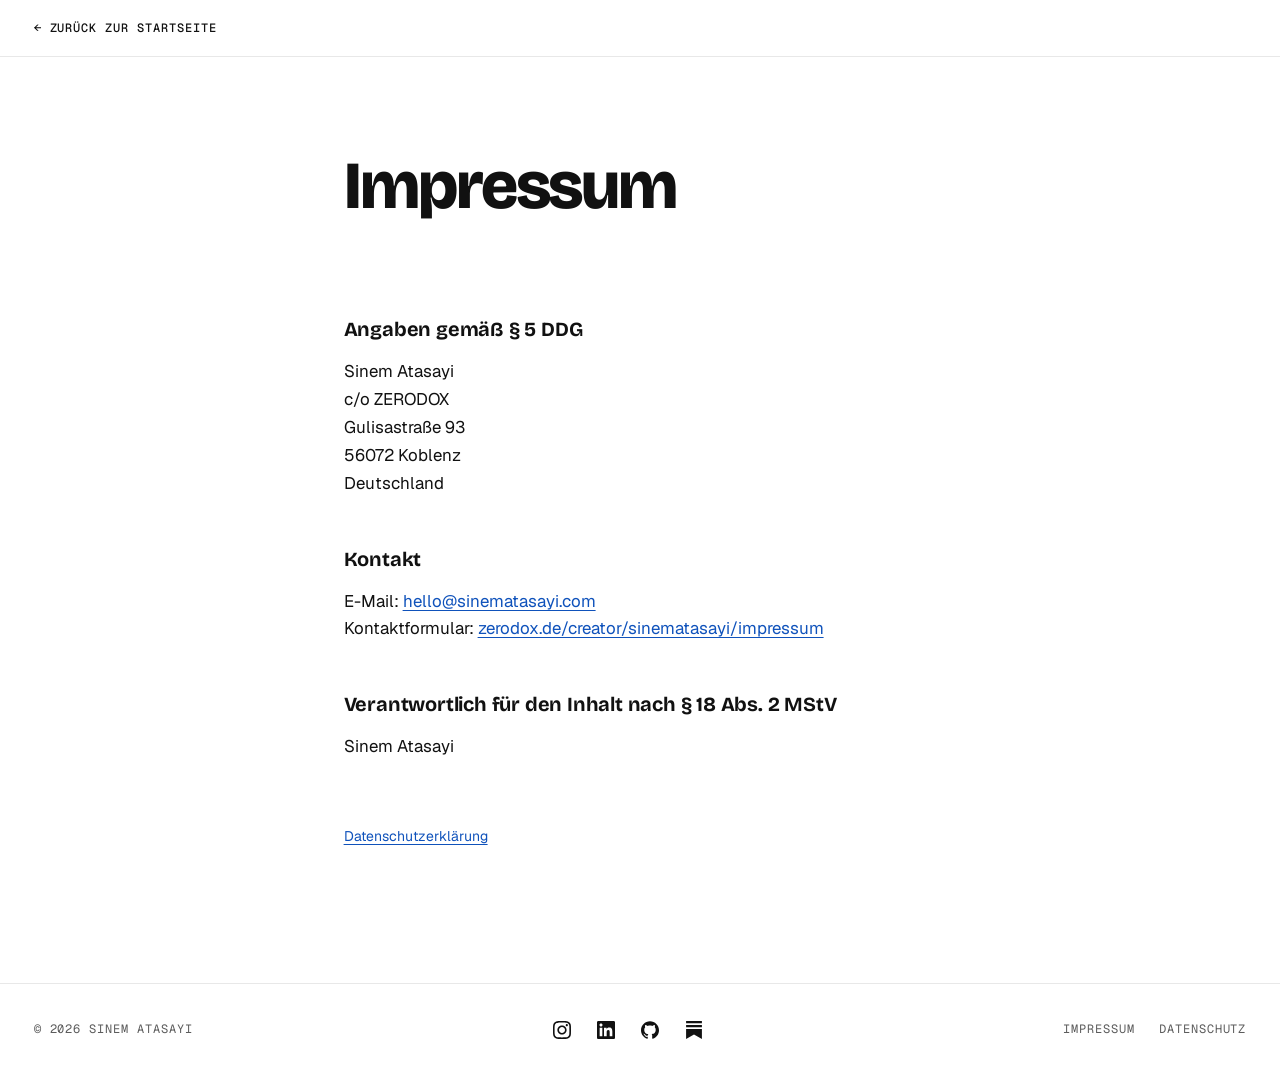
<file: docs/impressum.html>
<!DOCTYPE html>
<html lang="de">
<head>
  <meta charset="utf-8">
  <meta name="viewport" content="width=device-width, initial-scale=1">
  <title>Impressum – Sinem Atasayi</title>
  <meta name="description" content="Impressum von sinematasayi.com: Angaben gemäß § 5 DDG und Kontakt zu Sinem Atasayi.">
  <!-- Tab icon ("SA." mark). Replace the files in assets/icons/ to change it. -->
  <link rel="icon" href="favicon.ico" sizes="32x32">
  <link rel="icon" href="assets/icons/favicon.svg" type="image/svg+xml">
  <link rel="apple-touch-icon" href="assets/icons/apple-touch-icon.png">

  <!-- Same design as the home page: shared tokens, fonts and layout + legal-page styles -->
  <link rel="stylesheet" href="assets/css/tokens.css">
  <link rel="stylesheet" href="assets/css/base.css">
  <link rel="stylesheet" href="assets/css/layout.css">
  <link rel="stylesheet" href="assets/css/legal.css">
</head>
<body>
  <header class="site-header">
    <nav class="nav legal-nav"><a href="/">← Zurück zur Startseite</a></nav>
  </header>

  <main id="content" class="legal grid">

  <h1>Impressum</h1>

  <h2>Angaben gemäß § 5 DDG</h2>
  <p>
    Sinem Atasayi<br>
    c/o ZERODOX<br>
    Gulisastraße 93<br>
    56072 Koblenz<br>
    Deutschland
  </p>

  <h2>Kontakt</h2>
  <p>
    E-Mail: <a href="mailto:hello@sinematasayi.com">hello@sinematasayi.com</a><br>
    Kontaktformular: <a href="https://zerodox.de/creator/sinematasayi/impressum" rel="noopener">zerodox.de/creator/sinematasayi/impressum</a>
  </p>

  <h2>Verantwortlich für den Inhalt nach § 18 Abs. 2 MStV</h2>
  <p>Sinem Atasayi</p>

  <p class="legal__meta"><a href="/datenschutz.html">Datenschutzerklärung</a></p>
  </main>

  <!-- ===================== FOOTER ===================== -->
  <footer class="site-footer">
    <p class="footer__copy">© 2026 Sinem Atasayi</p>

    <!-- Platform icons: official logo shapes pasted in (no external requests).
         aria-label gives each icon link a name for screen readers. -->
    <ul class="footer__social">
      <li><a href="https://www.instagram.com/sinematasayi/" aria-label="Instagram">
        <svg viewBox="0 0 24 24" aria-hidden="true" focusable="false"><path d="M12 0C8.74 0 8.333.015 7.053.072 5.775.132 4.905.333 4.14.63c-.789.306-1.459.717-2.126 1.384S.935 3.35.63 4.14C.333 4.905.131 5.775.072 7.053.012 8.333 0 8.74 0 12s.015 3.667.072 4.947c.06 1.277.261 2.148.558 2.913.306.788.717 1.459 1.384 2.126.667.666 1.336 1.079 2.126 1.384.766.296 1.636.499 2.913.558C8.333 23.988 8.74 24 12 24s3.667-.015 4.947-.072c1.277-.06 2.148-.262 2.913-.558.788-.306 1.459-.718 2.126-1.384.666-.667 1.079-1.335 1.384-2.126.296-.765.499-1.636.558-2.913.06-1.28.072-1.687.072-4.947s-.015-3.667-.072-4.947c-.06-1.277-.262-2.149-.558-2.913-.306-.789-.718-1.459-1.384-2.126C21.319 1.347 20.651.935 19.860.63c-.765-.297-1.636-.499-2.913-.558C15.667.012 15.26 0 12 0zm0 2.16c3.203 0 3.585.016 4.85.071 1.17.055 1.805.249 2.227.415.562.217.96.477 1.382.896.419.42.679.819.896 1.381.164.422.36 1.057.413 2.227.057 1.266.07 1.646.07 4.85s-.015 3.585-.074 4.85c-.061 1.17-.256 1.805-.421 2.227-.224.562-.479.96-.899 1.382-.419.419-.824.679-1.38.896-.42.164-1.065.36-2.235.413-1.274.057-1.649.07-4.859.07-3.211 0-3.586-.015-4.859-.074-1.171-.061-1.816-.256-2.236-.421-.569-.224-.96-.479-1.379-.899-.421-.419-.69-.824-.9-1.380-.165-.42-.359-1.065-.42-2.235-.045-1.26-.061-1.649-.061-4.844 0-3.196.016-3.586.061-4.861.061-1.17.255-1.814.42-2.234.21-.57.479-.96.9-1.381.419-.419.81-.689 1.379-.898.42-.166 1.051-.361 2.221-.421 1.275-.045 1.65-.06 4.859-.06l.045.03zm0 3.678c-3.405 0-6.162 2.76-6.162 6.162 0 3.405 2.76 6.162 6.162 6.162 3.405 0 6.162-2.760 6.162-6.162 0-3.405-2.760-6.162-6.162-6.162zM12 16c-2.21 0-4-1.79-4-4s1.79-4 4-4 4 1.79 4 4-1.79 4-4 4zm7.846-10.405c0 .795-.646 1.44-1.44 1.44-.795 0-1.44-.646-1.44-1.44 0-.794.646-1.439 1.44-1.439.793-.001 1.44.645 1.44 1.439z"/></svg>
      </a></li>
      <li><a href="https://www.linkedin.com/in/sinem-atasayi/" aria-label="LinkedIn">
        <svg viewBox="0 0 24 24" aria-hidden="true" focusable="false"><path d="M20.447 20.452h-3.554v-5.569c0-1.328-.027-3.037-1.852-3.037-1.853 0-2.136 1.445-2.136 2.939v5.667H9.351V9h3.414v1.561h.046c.477-.9 1.637-1.85 3.37-1.85 3.601 0 4.267 2.37 4.267 5.455v6.286zM5.337 7.433c-1.144 0-2.063-.926-2.063-2.065 0-1.138.92-2.063 2.063-2.063 1.14 0 2.064.925 2.064 2.063 0 1.139-.925 2.065-2.064 2.065zm1.782 13.019H3.555V9h3.564v11.452zM22.225 0H1.771C.792 0 0 .774 0 1.729v20.542C0 23.227.792 24 1.771 24h20.451C23.2 24 24 23.227 24 22.271V1.729C24 .774 23.2 0 22.222 0h.003z"/></svg>
      </a></li>
      <li><a href="https://github.com/sinematasayi/gtm-library" aria-label="GitHub">
        <svg viewBox="0 0 24 24" aria-hidden="true" focusable="false"><path d="M12 .297c-6.63 0-12 5.373-12 12 0 5.303 3.438 9.8 8.205 11.385.6.113.82-.258.82-.577 0-.285-.01-1.04-.015-2.04-3.338.724-4.042-1.61-4.042-1.61C4.422 18.07 3.633 17.7 3.633 17.7c-1.087-.744.084-.729.084-.729 1.205.084 1.838 1.236 1.838 1.236 1.07 1.835 2.809 1.305 3.495.998.108-.776.417-1.305.76-1.605-2.665-.3-5.466-1.332-5.466-5.93 0-1.31.465-2.38 1.235-3.22-.135-.303-.54-1.523.105-3.176 0 0 1.005-.322 3.3 1.23.96-.267 1.98-.399 3-.405 1.02.006 2.04.138 3 .405 2.28-1.552 3.285-1.23 3.285-1.23.645 1.653.24 2.873.12 3.176.765.84 1.23 1.91 1.23 3.22 0 4.61-2.805 5.625-5.475 5.92.42.36.81 1.096.81 2.22 0 1.606-.015 2.896-.015 3.286 0 .315.21.69.825.57C20.565 22.092 24 17.592 24 12.297c0-6.627-5.373-12-12-12"/></svg>
      </a></li>
      <li><a href="https://substack.com/@sinematasayi" aria-label="Substack">
        <svg viewBox="0 0 24 24" aria-hidden="true" focusable="false"><path d="M22.539 8.242H1.46V5.406h21.08v2.836zM1.46 10.812V24L12 18.11 22.54 24V10.812H1.46zM22.54 0H1.46v2.836h21.08V0z"/></svg>
      </a></li>
    </ul>

    <ul class="footer__legal">
      <li><a href="impressum.html">Impressum</a></li>
      <li><a href="datenschutz.html">Datenschutz</a></li>
    </ul>
  </footer>

</body>
</html>
</file>
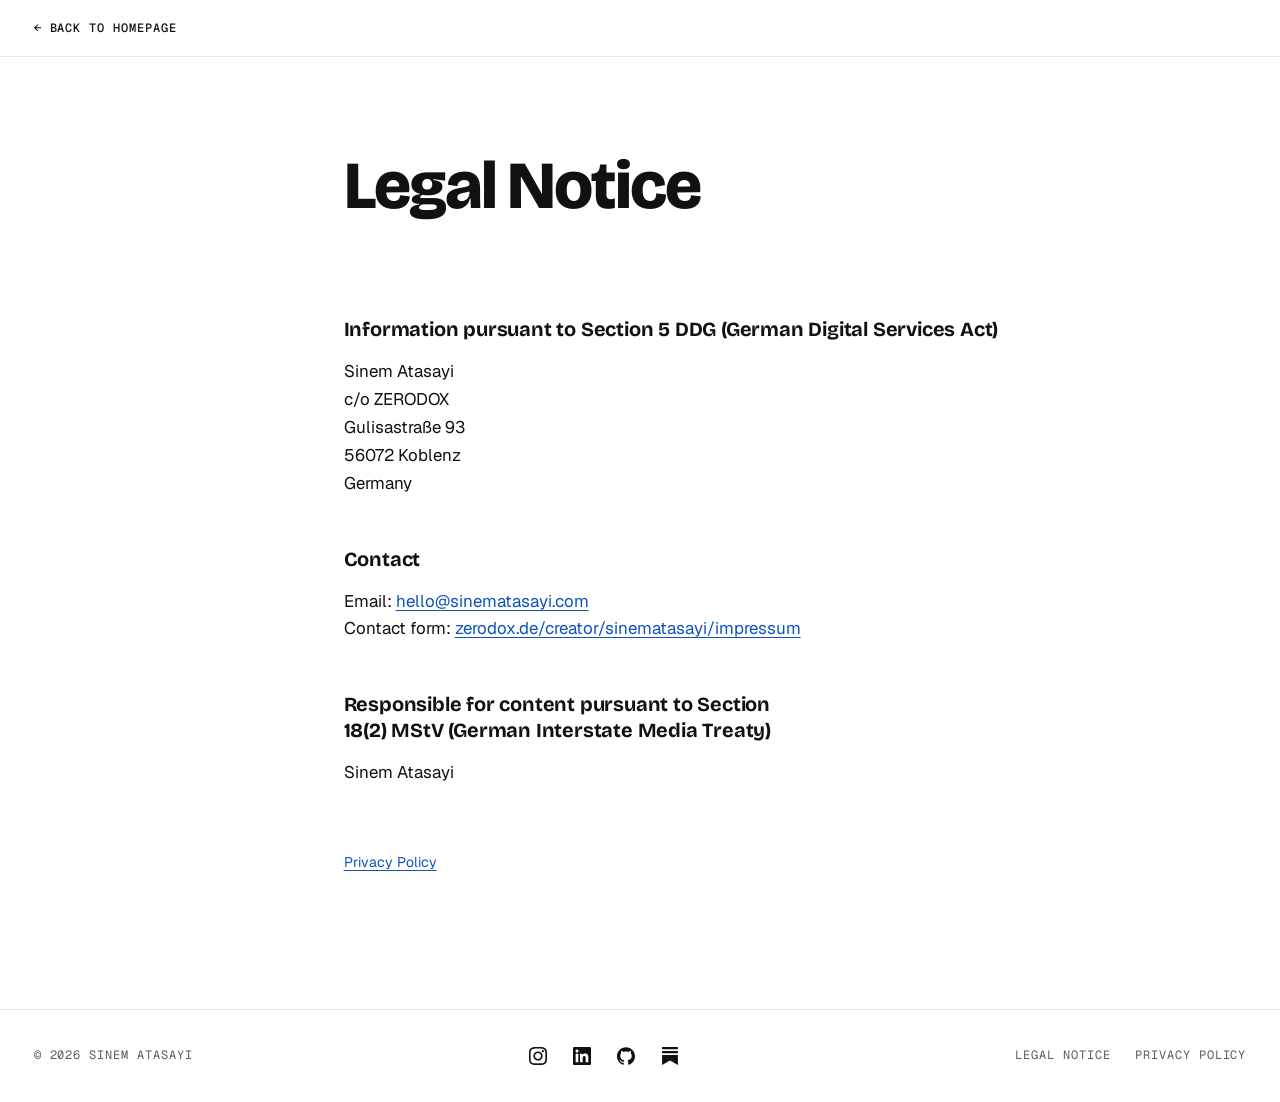
<file: docs/legal-notice.html>
<!DOCTYPE html>
<html lang="en">
<head>
  <meta charset="utf-8">
  <meta name="viewport" content="width=device-width, initial-scale=1">
  <title>Legal Notice – Sinem Atasayi</title>
  <meta name="description" content="Legal notice for sinematasayi.com: information pursuant to Section 5 DDG and contact details for Sinem Atasayi.">
  <!-- Tab icon ("SA." mark). Replace the files in assets/icons/ to change it. -->
  <link rel="icon" href="favicon.ico" sizes="32x32">
  <link rel="icon" href="assets/icons/favicon.svg" type="image/svg+xml">
  <link rel="apple-touch-icon" href="assets/icons/apple-touch-icon.png">

  <!-- Same design as the home page: shared tokens, fonts and layout + legal-page styles -->
  <link rel="stylesheet" href="assets/css/tokens.css">
  <link rel="stylesheet" href="assets/css/base.css">
  <link rel="stylesheet" href="assets/css/layout.css">
  <link rel="stylesheet" href="assets/css/legal.css">
</head>
<body>
  <header class="site-header">
    <nav class="nav legal-nav"><a href="/">← Back to homepage</a></nav>
  </header>

  <main id="content" class="legal grid">
  <h1>Legal Notice</h1>

  <h2>Information pursuant to Section 5 DDG (German Digital Services Act)</h2>
  <p>
    Sinem Atasayi<br>
    c/o ZERODOX<br>
    Gulisastraße 93<br>
    56072 Koblenz<br>
    Germany
  </p>

  <h2>Contact</h2>
  <p>
    Email: <a href="mailto:hello@sinematasayi.com">hello@sinematasayi.com</a><br>
    Contact form: <a href="https://zerodox.de/creator/sinematasayi/impressum" rel="noopener">zerodox.de/creator/sinematasayi/impressum</a>
  </p>

  <h2>Responsible for content pursuant to Section 18(2) MStV (German Interstate Media Treaty)</h2>
  <p>Sinem Atasayi</p>

  <p class="legal__meta"><a href="/privacy-policy.html">Privacy Policy</a></p>
  </main>

  <!-- ===================== FOOTER ===================== -->
  <footer class="site-footer">
    <p class="footer__copy">© 2026 Sinem Atasayi</p>

    <!-- Platform icons: official logo shapes pasted in (no external requests).
         aria-label gives each icon link a name for screen readers. -->
    <ul class="footer__social">
      <li><a href="https://www.instagram.com/sinematasayi/" aria-label="Instagram">
        <svg viewBox="0 0 24 24" aria-hidden="true" focusable="false"><path d="M12 0C8.74 0 8.333.015 7.053.072 5.775.132 4.905.333 4.14.63c-.789.306-1.459.717-2.126 1.384S.935 3.35.63 4.14C.333 4.905.131 5.775.072 7.053.012 8.333 0 8.74 0 12s.015 3.667.072 4.947c.06 1.277.261 2.148.558 2.913.306.788.717 1.459 1.384 2.126.667.666 1.336 1.079 2.126 1.384.766.296 1.636.499 2.913.558C8.333 23.988 8.74 24 12 24s3.667-.015 4.947-.072c1.277-.06 2.148-.262 2.913-.558.788-.306 1.459-.718 2.126-1.384.666-.667 1.079-1.335 1.384-2.126.296-.765.499-1.636.558-2.913.06-1.28.072-1.687.072-4.947s-.015-3.667-.072-4.947c-.06-1.277-.262-2.149-.558-2.913-.306-.789-.718-1.459-1.384-2.126C21.319 1.347 20.651.935 19.860.63c-.765-.297-1.636-.499-2.913-.558C15.667.012 15.26 0 12 0zm0 2.16c3.203 0 3.585.016 4.85.071 1.17.055 1.805.249 2.227.415.562.217.96.477 1.382.896.419.42.679.819.896 1.381.164.422.36 1.057.413 2.227.057 1.266.07 1.646.07 4.85s-.015 3.585-.074 4.85c-.061 1.17-.256 1.805-.421 2.227-.224.562-.479.96-.899 1.382-.419.419-.824.679-1.38.896-.42.164-1.065.36-2.235.413-1.274.057-1.649.07-4.859.07-3.211 0-3.586-.015-4.859-.074-1.171-.061-1.816-.256-2.236-.421-.569-.224-.96-.479-1.379-.899-.421-.419-.69-.824-.9-1.380-.165-.42-.359-1.065-.42-2.235-.045-1.26-.061-1.649-.061-4.844 0-3.196.016-3.586.061-4.861.061-1.17.255-1.814.42-2.234.21-.57.479-.96.9-1.381.419-.419.81-.689 1.379-.898.42-.166 1.051-.361 2.221-.421 1.275-.045 1.65-.06 4.859-.06l.045.03zm0 3.678c-3.405 0-6.162 2.76-6.162 6.162 0 3.405 2.76 6.162 6.162 6.162 3.405 0 6.162-2.760 6.162-6.162 0-3.405-2.760-6.162-6.162-6.162zM12 16c-2.21 0-4-1.79-4-4s1.79-4 4-4 4 1.79 4 4-1.79 4-4 4zm7.846-10.405c0 .795-.646 1.44-1.44 1.44-.795 0-1.44-.646-1.44-1.44 0-.794.646-1.439 1.44-1.439.793-.001 1.44.645 1.44 1.439z"/></svg>
      </a></li>
      <li><a href="https://www.linkedin.com/in/sinem-atasayi/" aria-label="LinkedIn">
        <svg viewBox="0 0 24 24" aria-hidden="true" focusable="false"><path d="M20.447 20.452h-3.554v-5.569c0-1.328-.027-3.037-1.852-3.037-1.853 0-2.136 1.445-2.136 2.939v5.667H9.351V9h3.414v1.561h.046c.477-.9 1.637-1.85 3.37-1.85 3.601 0 4.267 2.37 4.267 5.455v6.286zM5.337 7.433c-1.144 0-2.063-.926-2.063-2.065 0-1.138.92-2.063 2.063-2.063 1.14 0 2.064.925 2.064 2.063 0 1.139-.925 2.065-2.064 2.065zm1.782 13.019H3.555V9h3.564v11.452zM22.225 0H1.771C.792 0 0 .774 0 1.729v20.542C0 23.227.792 24 1.771 24h20.451C23.2 24 24 23.227 24 22.271V1.729C24 .774 23.2 0 22.222 0h.003z"/></svg>
      </a></li>
      <li><a href="https://github.com/sinematasayi/gtm-library" aria-label="GitHub">
        <svg viewBox="0 0 24 24" aria-hidden="true" focusable="false"><path d="M12 .297c-6.63 0-12 5.373-12 12 0 5.303 3.438 9.8 8.205 11.385.6.113.82-.258.82-.577 0-.285-.01-1.04-.015-2.04-3.338.724-4.042-1.61-4.042-1.61C4.422 18.07 3.633 17.7 3.633 17.7c-1.087-.744.084-.729.084-.729 1.205.084 1.838 1.236 1.838 1.236 1.07 1.835 2.809 1.305 3.495.998.108-.776.417-1.305.76-1.605-2.665-.3-5.466-1.332-5.466-5.93 0-1.31.465-2.38 1.235-3.22-.135-.303-.54-1.523.105-3.176 0 0 1.005-.322 3.3 1.23.96-.267 1.98-.399 3-.405 1.02.006 2.04.138 3 .405 2.28-1.552 3.285-1.23 3.285-1.23.645 1.653.24 2.873.12 3.176.765.84 1.23 1.91 1.23 3.22 0 4.61-2.805 5.625-5.475 5.92.42.36.81 1.096.81 2.22 0 1.606-.015 2.896-.015 3.286 0 .315.21.69.825.57C20.565 22.092 24 17.592 24 12.297c0-6.627-5.373-12-12-12"/></svg>
      </a></li>
      <li><a href="https://substack.com/@sinematasayi" aria-label="Substack">
        <svg viewBox="0 0 24 24" aria-hidden="true" focusable="false"><path d="M22.539 8.242H1.46V5.406h21.08v2.836zM1.46 10.812V24L12 18.11 22.54 24V10.812H1.46zM22.54 0H1.46v2.836h21.08V0z"/></svg>
      </a></li>
    </ul>

    <ul class="footer__legal">
      <li><a href="legal-notice.html">Legal Notice</a></li>
      <li><a href="privacy-policy.html">Privacy Policy</a></li>
    </ul>
  </footer>

</body>
</html>
</file>
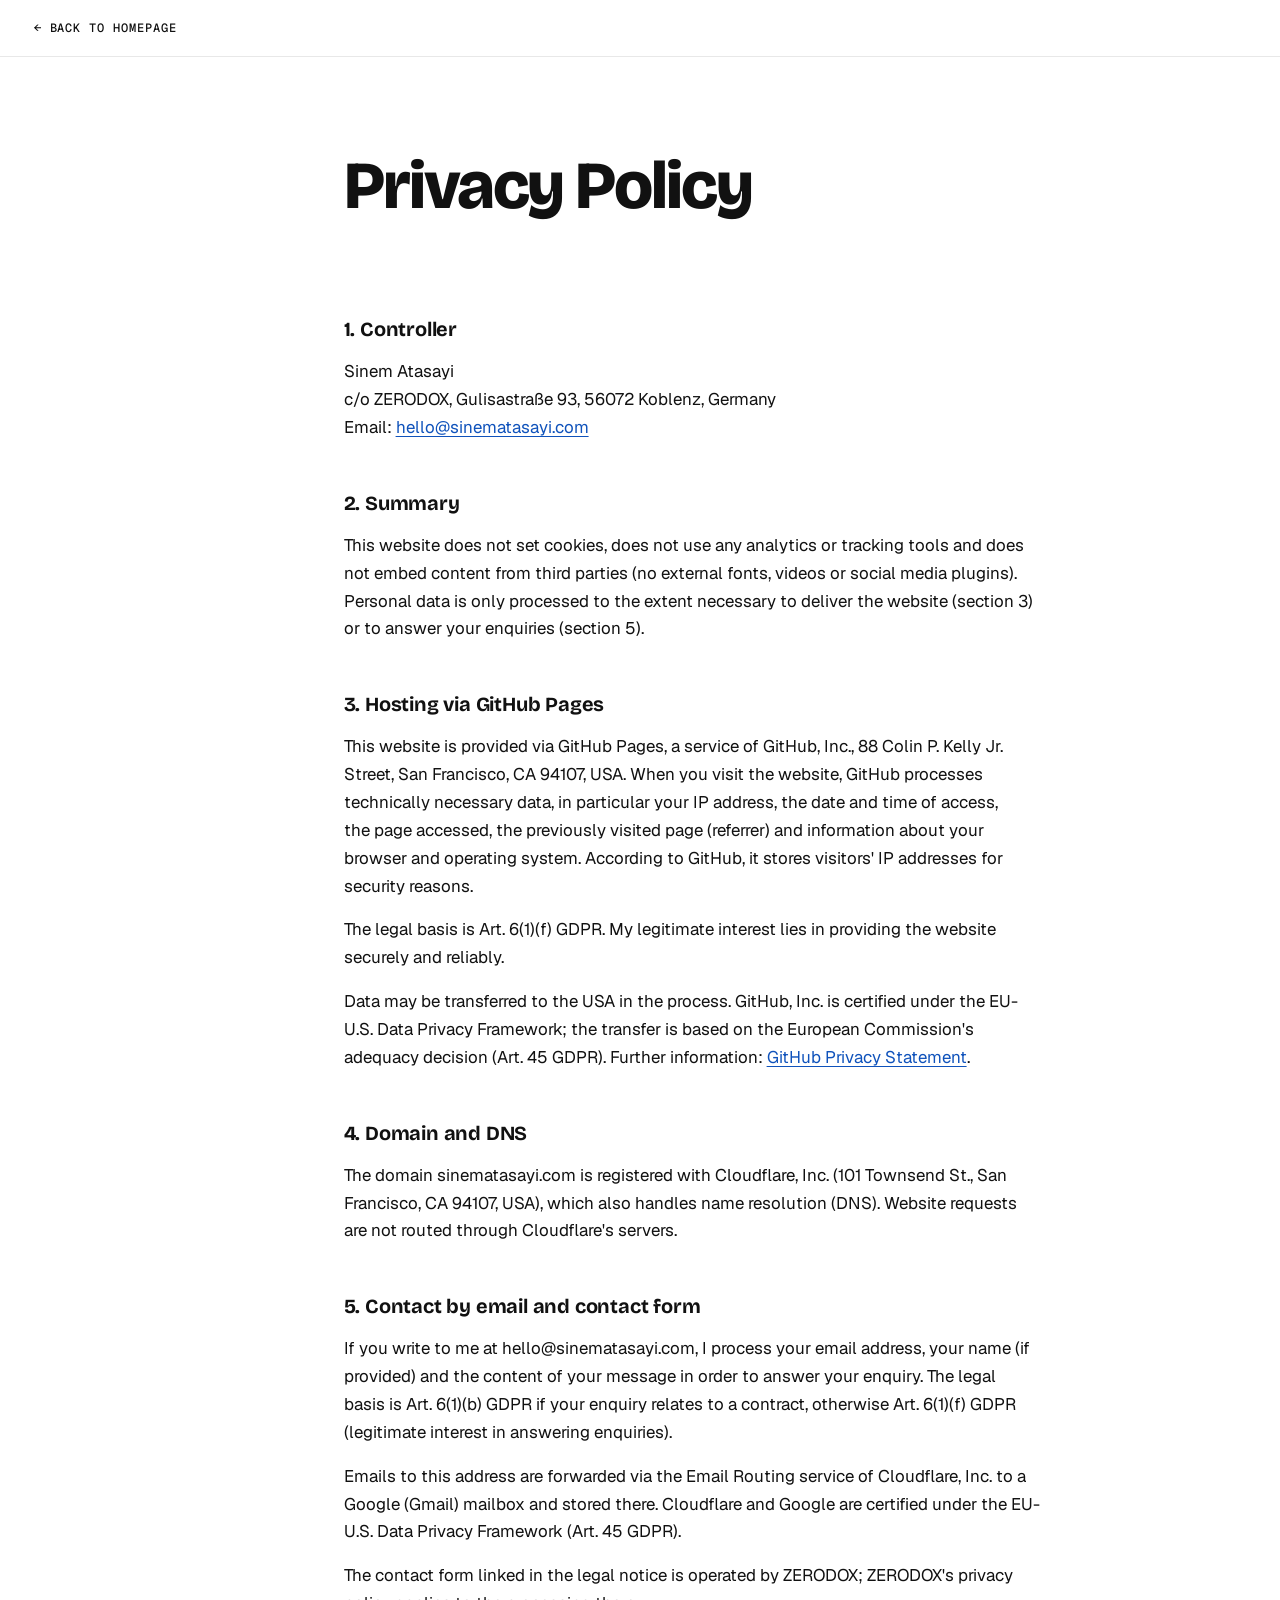
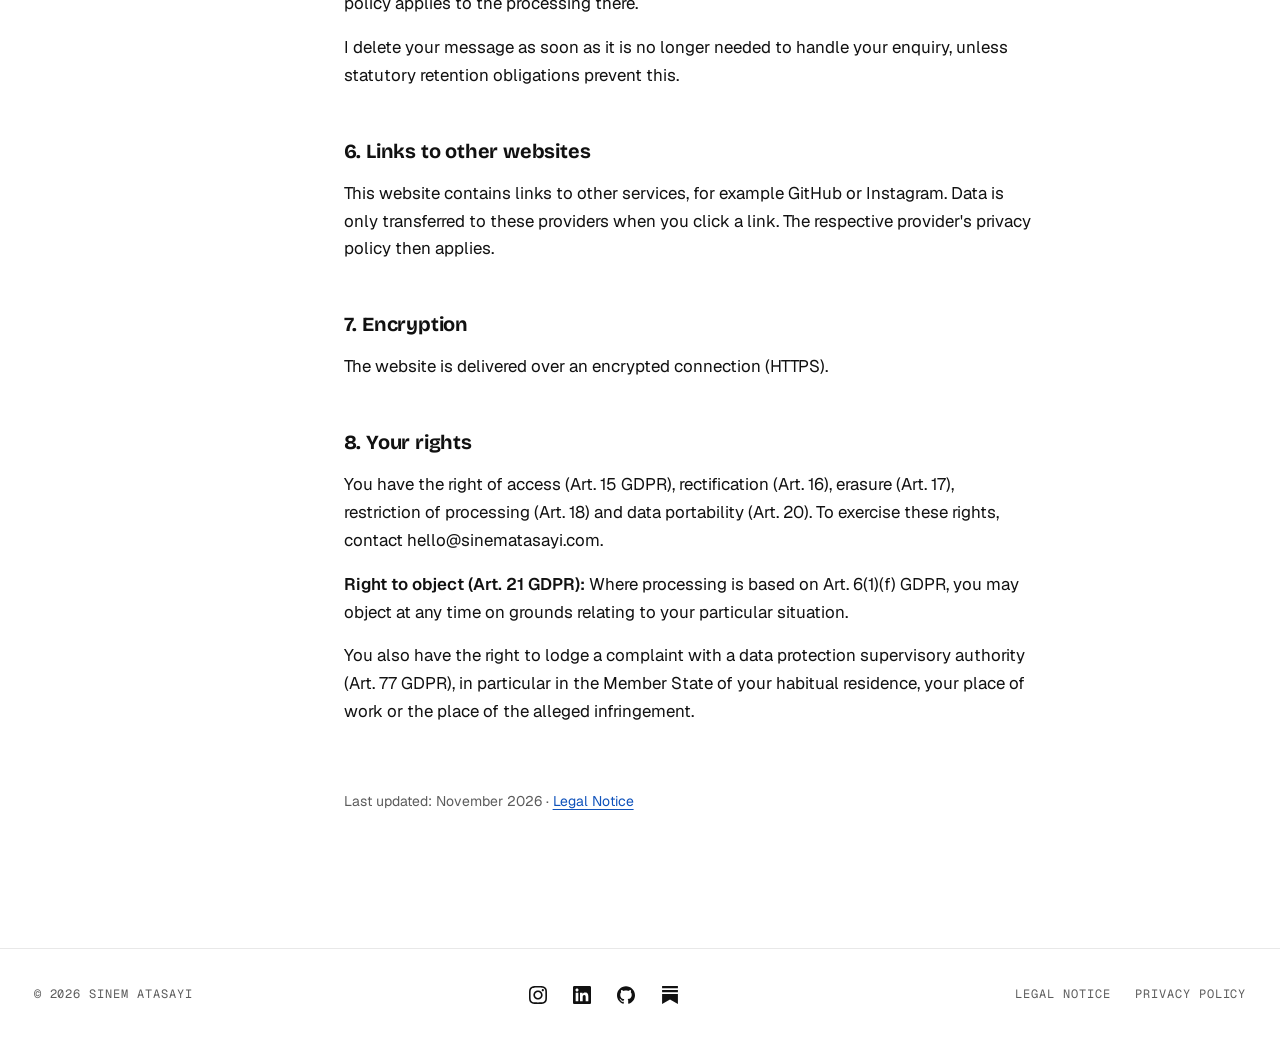
<file: docs/privacy-policy.html>
<!DOCTYPE html>
<html lang="en">
<head>
  <meta charset="utf-8">
  <meta name="viewport" content="width=device-width, initial-scale=1">
  <title>Privacy Policy – Sinem Atasayi</title>
  <meta name="description" content="Privacy policy for sinematasayi.com: no cookies, no tracking, no third-party content. Information on hosting, contact and your rights.">
  <!-- Tab icon ("SA." mark). Replace the files in assets/icons/ to change it. -->
  <link rel="icon" href="favicon.ico" sizes="32x32">
  <link rel="icon" href="assets/icons/favicon.svg" type="image/svg+xml">
  <link rel="apple-touch-icon" href="assets/icons/apple-touch-icon.png">

  <!-- Same design as the home page: shared tokens, fonts and layout + legal-page styles -->
  <link rel="stylesheet" href="assets/css/tokens.css">
  <link rel="stylesheet" href="assets/css/base.css">
  <link rel="stylesheet" href="assets/css/layout.css">
  <link rel="stylesheet" href="assets/css/legal.css">
</head>
<body>
  <header class="site-header">
    <nav class="nav legal-nav"><a href="/">← Back to homepage</a></nav>
  </header>

  <main id="content" class="legal grid">
  <h1>Privacy Policy</h1>

  <h2>1. Controller</h2>
  <p>
    Sinem Atasayi<br>
    c/o ZERODOX, Gulisastraße 93, 56072 Koblenz, Germany<br>
    Email: <a href="mailto:hello@sinematasayi.com">hello@sinematasayi.com</a>
  </p>

  <h2>2. Summary</h2>
  <p>
    This website does not set cookies, does not use any analytics or tracking tools and does not embed
    content from third parties (no external fonts, videos or social media plugins).
    Personal data is only processed to the extent necessary to deliver the website
    (section 3) or to answer your enquiries (section 5).
  </p>

  <h2>3. Hosting via GitHub Pages</h2>
  <p>
    This website is provided via GitHub Pages, a service of GitHub, Inc.,
    88 Colin P. Kelly Jr. Street, San Francisco, CA 94107, USA.
    When you visit the website, GitHub processes technically necessary data, in particular your IP address,
    the date and time of access, the page accessed, the previously visited page (referrer) and
    information about your browser and operating system. According to GitHub, it stores visitors'
    IP addresses for security reasons.
  </p>
  <p>
    The legal basis is Art. 6(1)(f) GDPR. My legitimate interest lies in providing the website
    securely and reliably.
  </p>
  <p>
    Data may be transferred to the USA in the process. GitHub, Inc. is certified under the EU-U.S. Data Privacy
    Framework; the transfer is based on the European Commission's adequacy decision (Art. 45 GDPR).
    Further information:
    <a href="https://docs.github.com/en/site-policy/privacy-policies/github-general-privacy-statement" rel="noopener">GitHub Privacy Statement</a>.
  </p>

  <h2>4. Domain and DNS</h2>
  <p>
    The domain sinematasayi.com is registered with Cloudflare, Inc. (101 Townsend St., San Francisco, CA 94107, USA),
    which also handles name resolution (DNS). Website requests are not routed through
    Cloudflare's servers.
  </p>

  <h2>5. Contact by email and contact form</h2>
  <p>
    If you write to me at hello@sinematasayi.com, I process your email address,
    your name (if provided) and the content of your message in order to answer your enquiry.
    The legal basis is Art. 6(1)(b) GDPR if your enquiry relates to a contract,
    otherwise Art. 6(1)(f) GDPR (legitimate interest in answering enquiries).
  </p>
  <p>
    Emails to this address are forwarded via the Email Routing service of Cloudflare, Inc. to a
    Google (Gmail) mailbox and stored there. Cloudflare and Google are certified under the
    EU-U.S. Data Privacy Framework (Art. 45 GDPR).
  </p>
  <p>
    The contact form linked in the legal notice is operated by ZERODOX; ZERODOX's privacy policy
    applies to the processing there.
  </p>
  <p>
    I delete your message as soon as it is no longer needed to handle your enquiry,
    unless statutory retention obligations prevent this.
  </p>

  <h2>6. Links to other websites</h2>
  <p>
    This website contains links to other services, for example GitHub or Instagram.
    Data is only transferred to these providers when you click a link.
    The respective provider's privacy policy then applies.
  </p>

  <h2>7. Encryption</h2>
  <p>The website is delivered over an encrypted connection (HTTPS).</p>

  <h2>8. Your rights</h2>
  <p>
    You have the right of access (Art. 15 GDPR), rectification (Art. 16), erasure (Art. 17),
    restriction of processing (Art. 18) and data portability (Art. 20).
    To exercise these rights, contact hello@sinematasayi.com.
  </p>
  <p>
    <strong>Right to object (Art. 21 GDPR):</strong> Where processing is based on Art. 6(1)(f)
    GDPR, you may object at any time on grounds relating to your particular situation.
  </p>
  <p>
    You also have the right to lodge a complaint with a data protection supervisory authority (Art. 77 GDPR),
    in particular in the Member State of your habitual residence, your place of work or the place of the
    alleged infringement.
  </p>

  <p class="legal__meta">Last updated: November 2026 · <a href="/legal-notice.html">Legal Notice</a></p>
  </main>

  <!-- ===================== FOOTER ===================== -->
  <footer class="site-footer">
    <p class="footer__copy">© 2026 Sinem Atasayi</p>

    <!-- Platform icons: official logo shapes pasted in (no external requests).
         aria-label gives each icon link a name for screen readers. -->
    <ul class="footer__social">
      <li><a href="https://www.instagram.com/sinematasayi/" aria-label="Instagram">
        <svg viewBox="0 0 24 24" aria-hidden="true" focusable="false"><path d="M12 0C8.74 0 8.333.015 7.053.072 5.775.132 4.905.333 4.14.63c-.789.306-1.459.717-2.126 1.384S.935 3.35.63 4.14C.333 4.905.131 5.775.072 7.053.012 8.333 0 8.74 0 12s.015 3.667.072 4.947c.06 1.277.261 2.148.558 2.913.306.788.717 1.459 1.384 2.126.667.666 1.336 1.079 2.126 1.384.766.296 1.636.499 2.913.558C8.333 23.988 8.74 24 12 24s3.667-.015 4.947-.072c1.277-.06 2.148-.262 2.913-.558.788-.306 1.459-.718 2.126-1.384.666-.667 1.079-1.335 1.384-2.126.296-.765.499-1.636.558-2.913.06-1.28.072-1.687.072-4.947s-.015-3.667-.072-4.947c-.06-1.277-.262-2.149-.558-2.913-.306-.789-.718-1.459-1.384-2.126C21.319 1.347 20.651.935 19.860.63c-.765-.297-1.636-.499-2.913-.558C15.667.012 15.26 0 12 0zm0 2.16c3.203 0 3.585.016 4.85.071 1.17.055 1.805.249 2.227.415.562.217.96.477 1.382.896.419.42.679.819.896 1.381.164.422.36 1.057.413 2.227.057 1.266.07 1.646.07 4.85s-.015 3.585-.074 4.85c-.061 1.17-.256 1.805-.421 2.227-.224.562-.479.96-.899 1.382-.419.419-.824.679-1.38.896-.42.164-1.065.36-2.235.413-1.274.057-1.649.07-4.859.07-3.211 0-3.586-.015-4.859-.074-1.171-.061-1.816-.256-2.236-.421-.569-.224-.96-.479-1.379-.899-.421-.419-.69-.824-.9-1.380-.165-.42-.359-1.065-.42-2.235-.045-1.26-.061-1.649-.061-4.844 0-3.196.016-3.586.061-4.861.061-1.17.255-1.814.42-2.234.21-.57.479-.96.9-1.381.419-.419.81-.689 1.379-.898.42-.166 1.051-.361 2.221-.421 1.275-.045 1.65-.06 4.859-.06l.045.03zm0 3.678c-3.405 0-6.162 2.76-6.162 6.162 0 3.405 2.76 6.162 6.162 6.162 3.405 0 6.162-2.760 6.162-6.162 0-3.405-2.760-6.162-6.162-6.162zM12 16c-2.21 0-4-1.79-4-4s1.79-4 4-4 4 1.79 4 4-1.79 4-4 4zm7.846-10.405c0 .795-.646 1.44-1.44 1.44-.795 0-1.44-.646-1.44-1.44 0-.794.646-1.439 1.44-1.439.793-.001 1.44.645 1.44 1.439z"/></svg>
      </a></li>
      <li><a href="https://www.linkedin.com/in/sinem-atasayi/" aria-label="LinkedIn">
        <svg viewBox="0 0 24 24" aria-hidden="true" focusable="false"><path d="M20.447 20.452h-3.554v-5.569c0-1.328-.027-3.037-1.852-3.037-1.853 0-2.136 1.445-2.136 2.939v5.667H9.351V9h3.414v1.561h.046c.477-.9 1.637-1.85 3.37-1.85 3.601 0 4.267 2.37 4.267 5.455v6.286zM5.337 7.433c-1.144 0-2.063-.926-2.063-2.065 0-1.138.92-2.063 2.063-2.063 1.14 0 2.064.925 2.064 2.063 0 1.139-.925 2.065-2.064 2.065zm1.782 13.019H3.555V9h3.564v11.452zM22.225 0H1.771C.792 0 0 .774 0 1.729v20.542C0 23.227.792 24 1.771 24h20.451C23.2 24 24 23.227 24 22.271V1.729C24 .774 23.2 0 22.222 0h.003z"/></svg>
      </a></li>
      <li><a href="https://github.com/sinematasayi/gtm-library" aria-label="GitHub">
        <svg viewBox="0 0 24 24" aria-hidden="true" focusable="false"><path d="M12 .297c-6.63 0-12 5.373-12 12 0 5.303 3.438 9.8 8.205 11.385.6.113.82-.258.82-.577 0-.285-.01-1.04-.015-2.04-3.338.724-4.042-1.61-4.042-1.61C4.422 18.07 3.633 17.7 3.633 17.7c-1.087-.744.084-.729.084-.729 1.205.084 1.838 1.236 1.838 1.236 1.07 1.835 2.809 1.305 3.495.998.108-.776.417-1.305.76-1.605-2.665-.3-5.466-1.332-5.466-5.93 0-1.31.465-2.38 1.235-3.22-.135-.303-.54-1.523.105-3.176 0 0 1.005-.322 3.3 1.23.96-.267 1.98-.399 3-.405 1.02.006 2.04.138 3 .405 2.28-1.552 3.285-1.23 3.285-1.23.645 1.653.24 2.873.12 3.176.765.84 1.23 1.91 1.23 3.22 0 4.61-2.805 5.625-5.475 5.92.42.36.81 1.096.81 2.22 0 1.606-.015 2.896-.015 3.286 0 .315.21.69.825.57C20.565 22.092 24 17.592 24 12.297c0-6.627-5.373-12-12-12"/></svg>
      </a></li>
      <li><a href="https://substack.com/@sinematasayi" aria-label="Substack">
        <svg viewBox="0 0 24 24" aria-hidden="true" focusable="false"><path d="M22.539 8.242H1.46V5.406h21.08v2.836zM1.46 10.812V24L12 18.11 22.54 24V10.812H1.46zM22.54 0H1.46v2.836h21.08V0z"/></svg>
      </a></li>
    </ul>

    <ul class="footer__legal">
      <li><a href="legal-notice.html">Legal Notice</a></li>
      <li><a href="privacy-policy.html">Privacy Policy</a></li>
    </ul>
  </footer>

</body>
</html>
</file>
<file: docs/assets/css/tokens.css>
/* =========================================================
   TOKENS — the design "dials"
   Every colour, font, size and spacing value lives here.
   Change a value once and it updates across the whole site.
   ========================================================= */

:root {
  /* ---------- Colours ---------- */
  --white:     #FFFFFF;  /* page background */
  --ink:       #111111;  /* text and headlines */
  --ink-muted: #5C5C5C;  /* small secondary text (6.7:1 on white, 5.7:1 on cream) */
  --cobalt:    #0F52BB;  /* links, section numbers, buttons, selected words */
  --cream:     #F7EDD3;  /* brand butter cream — use sparingly */
  --butter:    #FDFAF4;  /* very light tint of --cream (25% cream + 75% white), in reserve */
  --rule:      #E8E8E8;  /* thin dividers only, never text */

  /* ---------- Font families ----------
     The names after the first one are fallbacks: shown for a split second
     while the real font loads (font-display: swap), or if it fails. */
  --font-display: "Bricolage Grotesque", ui-sans-serif, system-ui, sans-serif;
  --font-body:    "Geist", ui-sans-serif, system-ui, -apple-system, "Segoe UI", sans-serif;
  --font-mono:    "Geist Mono", ui-monospace, "SF Mono", Menlo, Consolas, monospace;

  /* ---------- Type sizes ----------
     clamp(smallest, preferred, largest): text grows smoothly with the
     screen width ("vw" = 1% of the window width) but never beyond the limits. */
  --text-xs:      0.75rem;                                    /* 12px  labels */
  --text-sm:      0.875rem;                                   /* 14px  small print */
  --text-base:    clamp(1rem, 0.96rem + 0.12vw, 1.0625rem);    /* 16–17px body */
  --text-lg:      clamp(1.125rem, 1.05rem + 0.3vw, 1.25rem);  /* 18–20px lead / subtitles */
  --text-xl:      clamp(1.5rem, 1.3rem + 0.8vw, 2rem);        /* 24–32px chapter titles */
  --text-2xl:     clamp(2.5rem, 1.8rem + 3.5vw, 5rem);        /* 40–80px section headlines */
  --text-display: clamp(3rem, 1.5rem + 7.5vw, 9.5rem);        /* 48–152px hero */

  /* Line height and letter spacing */
  --leading-tight: 0.95;   /* huge headlines */
  --leading-snug:  1.1;    /* other headlines */
  --leading-body:  1.55;   /* reading text */
  --tracking-display: -0.03em;
  --tracking-label:    0.08em;
  --measure: 65ch;         /* max line length for reading (~65 characters) */

  /* ---------- Spacing (8px steps) ---------- */
  --space-1: 0.5rem;  /*   8px */
  --space-2: 1rem;    /*  16px */
  --space-3: 1.5rem;  /*  24px */
  --space-4: 2rem;    /*  32px */
  --space-5: 3rem;    /*  48px */
  --space-6: 4rem;    /*  64px */
  --space-7: 6rem;    /*  96px */
  --space-8: 8rem;    /* 128px */
  --section-space: clamp(4rem, 2rem + 8vw, 10rem); /* gap between big sections */

  /* ---------- Layout ---------- */
  --max-width:  90rem;                              /* 1440px */
  --gutter:     clamp(1rem, 0.5rem + 2vw, 2.5rem);  /* page side margin: 16px on phones */
  --column-gap: clamp(1rem, 0.5rem + 1.5vw, 2rem);
  --nav-height: 3.5rem;                             /* 56px sticky bar */

  /* ---------- Details ---------- */
  --radius: 2px;                    /* restrained rounding */
  --border: 1px solid var(--rule);
  --duration: 180ms;                /* hover transitions */
  --ease: cubic-bezier(0.2, 0.7, 0.2, 1);
}
</file>
<file: docs/assets/css/base.css>
/* =========================================================
   BASE — fonts, reset and default text styles
   ========================================================= */

/* ---------- Fonts (self-hosted, no external requests) ----------
   Each block tells the browser: "this font name lives in this file
   and covers these weights". Weight ranges match the actual files.
   font-display: swap = show text right away in a fallback font,
   then switch once the real font has loaded. */

@font-face {
  font-family: "Bricolage Grotesque";
  src: url("../fonts/bricolage-grotesque-variable.woff2") format("woff2");
  font-weight: 200 800;
  font-stretch: 75% 100%;   /* the "width" dial */
  font-style: normal;
  font-display: swap;
}

@font-face {
  font-family: "Geist";
  src: url("../fonts/geist-variable.woff2") format("woff2");
  font-weight: 100 900;
  font-style: normal;
  font-display: swap;
}

@font-face {
  font-family: "Geist";
  src: url("../fonts/geist-italic-variable.woff2") format("woff2");
  font-weight: 100 900;
  font-style: italic;
  font-display: swap;
}

@font-face {
  font-family: "Geist Mono";
  src: url("../fonts/geist-mono-variable.woff2") format("woff2");
  font-weight: 100 900;
  font-style: normal;
  font-display: swap;
}

@font-face {
  font-family: "Geist Mono";
  src: url("../fonts/geist-mono-italic-variable.woff2") format("woff2");
  font-weight: 100 900;
  font-style: italic;
  font-display: swap;
}

/* ---------- Reset: remove browser quirks ---------- */

*, *::before, *::after { box-sizing: border-box; }

html {
  -webkit-text-size-adjust: 100%;
  text-size-adjust: 100%;
}

/* Smooth scrolling for nav links — only if the visitor hasn't asked for less motion */
@media (prefers-reduced-motion: no-preference) {
  html { scroll-behavior: smooth; }
}

body {
  margin: 0;
  background: var(--white);
  color: var(--ink);
  font-family: var(--font-body);
  font-size: var(--text-base);
  line-height: var(--leading-body);
  -webkit-font-smoothing: antialiased;
  -moz-osx-font-smoothing: grayscale;
}

h1, h2, h3, p, ul, ol, figure, blockquote { margin: 0; }
ul[class], ol[class] { list-style: none; padding: 0; }
img, svg { display: block; max-width: 100%; height: auto; }

/* ---------- Default text styles ---------- */

h1, h2, h3 {
  font-family: var(--font-display);
  font-weight: 700;
  line-height: var(--leading-snug);
  letter-spacing: -0.02em;
  text-wrap: balance;      /* evens out line lengths in headlines */
}

h1 {
  font-size: var(--text-display);
  font-weight: 800;
  line-height: var(--leading-tight);
  letter-spacing: var(--tracking-display);
}

h2 {
  font-size: var(--text-2xl);
  line-height: 1.02;
  letter-spacing: -0.025em;
}

h3 { font-size: var(--text-lg); }

p {
  max-width: var(--measure);
  text-wrap: pretty;       /* avoids a single lonely word on the last line */
}

strong { font-weight: 600; }

a {
  color: var(--cobalt);
  text-decoration-line: underline;
  text-decoration-thickness: 1px;
  text-underline-offset: 0.2em;
}
a:hover { text-decoration-thickness: 2px; }

/* Visible focus ring for keyboard users */
:focus-visible {
  outline: 2px solid var(--cobalt);
  outline-offset: 3px;
}

::selection { background: var(--cobalt); color: var(--white); }

/* ---------- Small shared text styles ---------- */

/* Mono label: "01 / The Main Project" — shown in capitals */
.label {
  font-family: var(--font-mono);
  font-size: var(--text-xs);
  font-weight: 500;
  line-height: 1.4;
  letter-spacing: var(--tracking-label);
  text-transform: uppercase;
}
.label__num { color: var(--cobalt); }

/* "Skip to content": hidden until a keyboard user presses Tab */
.skip-link {
  position: absolute;
  left: var(--gutter);
  top: var(--space-1);
  z-index: 100;
  padding: var(--space-1) var(--space-2);
  background: var(--ink);
  color: var(--white);
  transform: translateY(-200%);
}
.skip-link:focus { transform: none; }

/* Respect "reduce motion" settings everywhere */
@media (prefers-reduced-motion: reduce) {
  *, *::before, *::after {
    transition-duration: 0.01ms !important;
    animation-duration: 0.01ms !important;
  }
}
</file>
<file: docs/assets/css/layout.css>
/* =========================================================
   LAYOUT — page frame and grid
   ========================================================= */

/* ---------- Page frame ----------
   Sections stretch edge to edge (so a background colour or grid
   pattern can fill the full width), while their content stays
   within --max-width and keeps a side margin of --gutter.
   The max() picks whichever is larger: the normal side margin,
   or the extra space needed to centre content on wide screens. */
.site-header,
main > section,
main > .pillars,
.site-footer {
  padding-inline: max(var(--gutter), calc((100% - var(--max-width)) / 2 + var(--gutter)));
}

main > section {
  padding-block: var(--section-space);
}

/* ---------- 12-column grid ----------
   4 columns on phones, 6 on tablets, 12 on laptops and up.
   Use with e.g.  <div class="grid">  and place children with
   grid-column, e.g.  grid-column: 1 / span 6;  */
.grid {
  display: grid;
  grid-template-columns: repeat(4, minmax(0, 1fr));
  column-gap: var(--column-gap);
}

@media (min-width: 40em) {   /* 640px and wider */
  .grid { grid-template-columns: repeat(6, minmax(0, 1fr)); }
}

@media (min-width: 64em) {   /* 1024px and wider */
  .grid { grid-template-columns: repeat(12, minmax(0, 1fr)); }
}

/* When a nav link jumps to a section, stop just below the sticky bar
   instead of hiding the section's top behind it */
[id] { scroll-margin-top: var(--nav-height); }

/* ---------- Nav (sticky top bar) ---------- */
.site-header {
  position: sticky;
  top: 0;
  z-index: 10;
  background: var(--white);
  border-bottom: var(--border);
}

.nav {
  display: flex;
  align-items: center;
  justify-content: space-between;
  height: var(--nav-height);
}

.nav__name {
  font-family: var(--font-display);
  font-weight: 700;
  font-size: 1.0625rem;
  letter-spacing: -0.01em;
  color: var(--ink);
  text-decoration: none;
}

.nav__list {
  display: flex;
  gap: 0.125rem;
  height: 100%;
}

.nav__list a {
  /* Full bar height = big, easy tap target on phones */
  display: flex;
  align-items: center;
  gap: 0.5em;
  height: 100%;
  padding-inline: 0.375rem;
  font-family: var(--font-mono);
  font-size: var(--text-xs);
  font-weight: 500;
  letter-spacing: var(--tracking-label);
  text-transform: uppercase;
  color: var(--ink);
  text-decoration: none;
  transition: color var(--duration) var(--ease);
}
.nav__num { color: var(--cobalt); }

.nav__name:hover,
.nav__list a:hover { color: var(--cobalt); }

/* "Story" in cobalt; turns near-black on hover */
.nav__list a.nav__story       { color: var(--cobalt); }
.nav__list a.nav__story:hover { color: var(--ink); }

/* Phones & tablets: "SA." instead of the full name; section names hidden
   visually (screen readers still read them) */
.nav__name-full,
.nav__text {
  position: absolute;
  width: 1px;
  height: 1px;
  overflow: hidden;
  clip-path: inset(50%);
  white-space: nowrap;
}
.nav__dot { color: var(--cobalt); }
.nav__name-short { letter-spacing: -0.04em; font-weight: 800; }

/* Laptop and up: full name + section names = a small table of contents */
@media (min-width: 64em) {
  .nav__name-full,
  .nav__text {
    position: static;
    width: auto;
    height: auto;
    overflow: visible;
    clip-path: none;
  }
  .nav__name-short { display: none; }
  .nav__list { gap: var(--space-1); }
  .nav__list a { padding-inline: var(--space-1); }
}

/* ---------- Buttons ---------- */
.button {
  display: inline-flex;
  align-items: center;
  gap: 0.75em;
  padding: 0.85em 1.25em;
  border: 1px solid var(--cobalt);
  border-radius: var(--radius);
  background: var(--cobalt);
  color: var(--white);
  font-family: var(--font-body);
  font-size: var(--text-sm);
  font-weight: 500;
  line-height: 1.2;
  text-decoration: none;
  transition: background-color var(--duration) var(--ease),
              border-color var(--duration) var(--ease),
              color var(--duration) var(--ease);
}

.button:hover {
  background: var(--ink);
  border-color: var(--ink);
}

.button--outline {
  background: transparent;
  color: var(--cobalt);
}

.button--outline:hover {
  background: var(--cobalt);
  border-color: var(--cobalt);
  color: var(--white);
}

/* The arrow nudges right on hover */
.button span[aria-hidden] {
  transition: transform var(--duration) var(--ease);
}
.button:hover span[aria-hidden] { transform: translateX(3px); }

/* ---------- Footer: one compact line ----------
   Phones: icons on top, then © left + legal links right.
   Tablet and up: © · icons · legal links on a single line. */
.site-footer {
  display: flex;
  flex-wrap: wrap;
  align-items: center;
  justify-content: space-between;
  column-gap: var(--space-4);
  row-gap: var(--space-1);
  padding-block: var(--space-3);
  border-top: var(--border);
  font-family: var(--font-mono);
  font-size: var(--text-xs);
  letter-spacing: var(--tracking-label);
  text-transform: uppercase;
  color: var(--ink-muted);
}

.footer__social {
  order: -1;            /* phones: icons first */
  width: 100%;
  display: flex;
  /* pull the first icon's tap area out so the icon itself lines up with the text edge */
  margin-inline-start: calc((2.75rem - 1.125rem) / -2);
}

.footer__social a {
  display: grid;
  place-items: center;
  width: 2.75rem;       /* 44px tap target */
  height: 2.75rem;
  color: var(--ink);
  transition: color var(--duration) var(--ease);
}
.footer__social a:hover { color: var(--cobalt); }

.footer__social svg {
  width: 1.125rem;      /* 18px icon */
  height: 1.125rem;
  fill: currentColor;   /* takes the link colour, so hover turns it cobalt */
}

.footer__legal {
  display: flex;
  gap: var(--space-3);
}
.footer__legal a {
  color: inherit;
  text-decoration: none;
}
.footer__legal a:hover {
  color: var(--cobalt);
  text-decoration: underline;
}

@media (min-width: 40em) {
  .footer__social {
    order: 0;
    width: auto;
    margin-inline-start: 0;
  }
}

/* Thin divider line */
.rule {
  border: 0;
  border-top: var(--border);
  margin: 0;
}
</file>
<file: docs/assets/css/sections.css>
/* =========================================================
   SECTIONS — each part of the page, in page order
   Mobile first: the plain rules are for phones; the
   @media blocks add the wider layouts on top.
   ========================================================= */


/* =================== HERO =================== */

.hero {
  padding-block: var(--space-5) var(--section-space);
  row-gap: var(--space-4);
  align-content: end;
}

/* Everything spans the full width on phones */
.hero > * { grid-column: 1 / -1; }

/* Initials mark: "SA." in a thin square frame, cobalt full stop */
.hero__mark {
  justify-self: end;
  display: flex;                   /* keeps "SA" and "." on one line, centred */
  align-items: center;
  justify-content: center;
  width: clamp(4rem, 3rem + 5vw, 7.5rem);
  aspect-ratio: 1;                 /* always a perfect square */
  margin-bottom: var(--space-2);
  border: 1px solid var(--ink);
  font-family: var(--font-display);
  font-weight: 800;
  font-size: clamp(1.5rem, 1.1rem + 2vw, 2.75rem);
  letter-spacing: -0.04em;
  line-height: 1;
  color: var(--ink);
}
.hero__mark-dot { color: var(--cobalt); }

.hero__title {
  max-width: 14ch;   /* keeps the headline breaking into 2–3 strong lines */
}

.hero__sub {
  font-size: var(--text-lg);
  line-height: 1.45;
  max-width: 40ch;
}
.hero__sub + .hero__sub { margin-top: var(--space-2); }

.hero__links {
  display: flex;
  flex-wrap: wrap;
  gap: var(--space-2);
}

/* Laptop and up: hero fills the first screen; intro left, buttons right */
@media (min-width: 64em) {
  .hero {
    /* fill the first screen, but never taller than ~900px on big monitors */
    min-height: min(calc(100svh - var(--nav-height)), 56rem);
    padding-block-start: var(--space-6);
    /* 3 rows: mark at the top · stretchy middle · intro + buttons */
    grid-template-rows: auto 1fr auto;
    align-content: stretch;
  }

  .hero__mark {
    grid-column: 10 / -1;
    grid-row: 1;
    align-self: start;
    margin-bottom: 0;
  }

  .hero__title {
    grid-column: 1 / -1;
    grid-row: 2;
    align-self: end;   /* headline sits at the bottom of the middle row */
  }

  .hero__intro {
    grid-column: 1 / span 7;
    grid-row: 3;
    margin-top: var(--space-4);
  }

  .hero__links {
    grid-column: 9 / -1;
    grid-row: 3;
    justify-content: flex-end;
    align-self: end;
  }
}


/* =================== THE STORY =================== */

.story {
  row-gap: var(--space-5);
}

.story__aside,
.story__chapters { grid-column: 1 / -1; }

/* Same size as the pillar labels ("01 / THE MAIN PROJECT") */
.story__label {
  color: var(--ink);
  font-size: clamp(0.9375rem, 0.875rem + 0.2vw, 1.0625rem);   /* 15–17px */
  letter-spacing: 0.06em;
}

.chapter {
  padding-block: var(--space-5);
  border-top: var(--border);
}
.chapter:first-child {
  border-top: 0;
  padding-top: 0;
}
.chapter:last-child { padding-bottom: 0; }

.chapter__title {
  font-size: var(--text-xl);
  line-height: 1.1;
  margin-bottom: var(--space-3);
}

.chapter p {
  font-size: var(--text-base);
  line-height: 1.65;
}

.chapter p + p { margin-top: var(--space-2); }

/* "What I aspire to inspire": short stacked lines */
.chapter--lines p + p { margin-top: var(--space-1); }

/* Tablet: label left, chapters right */
@media (min-width: 40em) {
  .story__aside    { grid-column: 1 / span 2; }
  .story__chapters { grid-column: 3 / -1; }
}

/* Laptop: narrow label column that stays in view while chapters scroll */
@media (min-width: 64em) {
  .story__aside    { grid-column: 1 / span 3; }
  .story__chapters { grid-column: 4 / span 7; }   /* same left edge as the pillar text */

  .story__label {
    position: sticky;
    top: calc(var(--nav-height) + var(--space-4));
  }
}


/* =================== THE FIVE PILLARS (01–05) ===================
   All five share one layout, like rows in a table of contents. */

.pillars { padding-block: var(--section-space); }

.pillar {
  display: grid;
  grid-template-columns: repeat(4, minmax(0, 1fr));
  column-gap: var(--column-gap);
  row-gap: var(--space-2);
  padding-block: var(--space-5);
  border-top: var(--border);
}
.pillar:last-child { border-bottom: var(--border); }
.pillar > * { grid-column: 1 / -1; }

/* Label: "01 / THE MAIN PROJECT" */
.pillar__label {
  font-family: var(--font-mono);
  font-size: clamp(0.9375rem, 0.875rem + 0.2vw, 1.0625rem);   /* 15–17px */
  font-weight: 500;
  letter-spacing: 0.06em;
  text-transform: uppercase;
  line-height: 1.3;
}
.pillar__label .label__num { color: var(--cobalt); }

/* Headline */
.pillar h2 {
  font-size: clamp(2rem, 1.5rem + 2.2vw, 3.5rem);               /* 32–56px */
  font-weight: 800;
  letter-spacing: -0.03em;
  line-height: 1;
  max-width: 20ch;
}

/* Subtitle: always visible */
.pillar__sub {
  font-size: var(--text-lg);                                     /* 18–20px */
  line-height: 1.45;
  max-width: 40ch;
  margin-top: var(--space-1);
}

/* ---------- "More +" toggle ----------
   <details> opens and closes on click by itself; <summary> is the clickable part. */
.pillar__more summary {
  display: inline-flex;
  align-items: center;
  gap: 0.6em;
  padding-block: var(--space-1);
  cursor: pointer;
  list-style: none;                       /* hide the default ▸ triangle */
  font-family: var(--font-mono);
  font-size: var(--text-sm);
  font-weight: 500;
  letter-spacing: var(--tracking-label);
  text-transform: uppercase;
  color: var(--cobalt);
}
.pillar__more summary::-webkit-details-marker { display: none; }
.pillar__more summary:hover .more__word {
  text-decoration: underline;
  text-underline-offset: 0.25em;
}

/* Show "More" when closed, "Less" when open */
.more__less { display: none; }
.pillar__more[open] .more__more { display: none; }
.pillar__more[open] .more__less { display: inline; }

/* Small + drawn with two lines; rotates into × when open */
.more__icon {
  position: relative;
  width: 0.7em;
  height: 0.7em;
  transition: transform var(--duration) var(--ease);
}
.more__icon::before,
.more__icon::after {
  content: "";
  position: absolute;
  background: currentColor;
}
.more__icon::before { left: 50%; top: 0; width: 1.5px; height: 100%; transform: translateX(-50%); }
.more__icon::after  { top: 50%; left: 0; height: 1.5px; width: 100%; transform: translateY(-50%); }
.pillar__more[open] .more__icon { transform: rotate(45deg); }

/* Revealed description */
.pillar__text {
  max-width: var(--measure);
  padding-top: var(--space-2);
  padding-bottom: var(--space-1);
}
.pillar__text p {
  font-size: var(--text-base);                                   /* 16–17px */
  line-height: 1.65;
}
.pillar__text p + p { margin-top: var(--space-2); }

/* Smooth opening in browsers that support it (Chrome); others simply open instantly */
:root { interpolate-size: allow-keywords; }
.pillar__more::details-content {
  block-size: 0;
  overflow: hidden;
  transition: block-size 300ms var(--ease), content-visibility 300ms allow-discrete;
}
.pillar__more[open]::details-content { block-size: auto; }

/* Link */
.link-arrow {
  display: inline-flex;
  align-items: center;
  gap: 0.5em;
  font-size: var(--text-sm);
  font-weight: 500;
  text-decoration: none;
  border-bottom: 1px solid currentColor;
  padding-bottom: 0.15em;
}
.link-arrow span { transition: transform var(--duration) var(--ease); }
.link-arrow:hover span { transform: translateX(3px); }

/* Platform icon in front of the link text (GitHub, Substack, Instagram) */
.link-icon {
  width: 1em;
  height: 1em;
  flex: none;
  fill: currentColor;   /* same cobalt as the link */
}

/* "Coming soon" in place of a link */
.pillar__soon {
  font-family: var(--font-mono);
  font-size: var(--text-xs);
  letter-spacing: var(--tracking-label);
  text-transform: uppercase;
  color: var(--ink-muted);
}

/* Laptop: label left · headline, subtitle, More in the middle · link right */
@media (min-width: 64em) {
  .pillar { grid-template-columns: repeat(12, minmax(0, 1fr)); }
  .pillar .pillar__label { grid-column: 1 / span 3; grid-row: 1; padding-top: 0.5em; }
  .pillar h2             { grid-column: 4 / -1;     grid-row: 1; }
  .pillar .pillar__sub   { grid-column: 4 / span 6; grid-row: 2; }
  .pillar .pillar__more  { grid-column: 4 / span 6; grid-row: 3; }
  .pillar .pillar__end   { grid-column: 4 / span 6; grid-row: 4; }
}


/* =================== CLOSING ===================
   Mirrors the hero, so the page opens and closes in the same frame:
   huge headline · text left (cols 1–7) · button bottom-right. */

.closing {
  border-top: var(--border);
  row-gap: var(--space-4);
}
.closing > * { grid-column: 1 / -1; }

.closing__title {
  font-size: var(--text-display);          /* same as the hero headline */
  font-weight: 800;
  line-height: var(--leading-tight);
  letter-spacing: var(--tracking-display);
  max-width: 14ch;
}

.closing__text p {
  font-size: var(--text-lg);               /* same as the hero intro */
  line-height: 1.45;
  max-width: 40ch;
}
.closing__text p + p { margin-top: var(--space-2); }

.closing__cta {
  display: flex;
  flex-wrap: wrap;
  gap: var(--space-2);
}

@media (min-width: 64em) {
  .closing__text {
    grid-column: 1 / span 7;
    grid-row: 2;
    margin-top: var(--space-4);
  }
  .closing__cta {
    grid-column: 9 / -1;
    grid-row: 2;
    justify-content: flex-end;
    align-self: end;
  }
}
</file>
<file: docs/assets/css/legal.css>
/* =========================================================
   LEGAL PAGES — Impressum & Datenschutzerklärung
   Same tokens, fonts and grid as the home page; calm reading layout.
   ========================================================= */

/* Top bar: the "← Zurück zur Startseite" link, styled like the nav */
.legal-nav { justify-content: flex-start; }
.legal-nav a {
  font-family: var(--font-mono);
  font-size: var(--text-xs);
  font-weight: 500;
  letter-spacing: var(--tracking-label);
  text-transform: uppercase;
  color: var(--ink);
  text-decoration: none;
  transition: color var(--duration) var(--ease);
}
.legal-nav a:hover { color: var(--cobalt); }

/* Page frame: same side margins and max width as the home page */
.legal {
  padding-inline: max(var(--gutter), calc((100% - var(--max-width)) / 2 + var(--gutter)));
  padding-block: var(--space-7) var(--section-space);
}

/* Everything full width on phones … */
.legal > * { grid-column: 1 / -1; }

/* … and on laptops the same reading column as the pillar text */
@media (min-width: 64em) {
  .legal > * { grid-column: 4 / span 7; }
}

.legal h1 {
  font-size: clamp(2.5rem, 1.8rem + 3vw, 4.5rem);   /* 40–72px */
  font-weight: 800;
  letter-spacing: -0.03em;
  line-height: 1;
  margin-bottom: var(--space-5);
}

.legal h2 {
  font-size: var(--text-lg);                        /* 18–20px */
  font-weight: 700;
  letter-spacing: -0.01em;
  line-height: 1.3;
  margin-top: var(--space-5);
  margin-bottom: var(--space-2);
}

.legal p {
  font-size: var(--text-base);                      /* 16–17px */
  line-height: 1.65;
}
.legal p + p { margin-top: var(--space-2); }

/* Long web addresses may break onto the next line on phones */
.legal a { overflow-wrap: anywhere; }

/* "Stand: November 2026 · Impressum" line at the end */
.legal p.legal__meta {
  margin-top: var(--space-6);
  font-size: var(--text-sm);
  color: var(--ink-muted);
}
</file>
